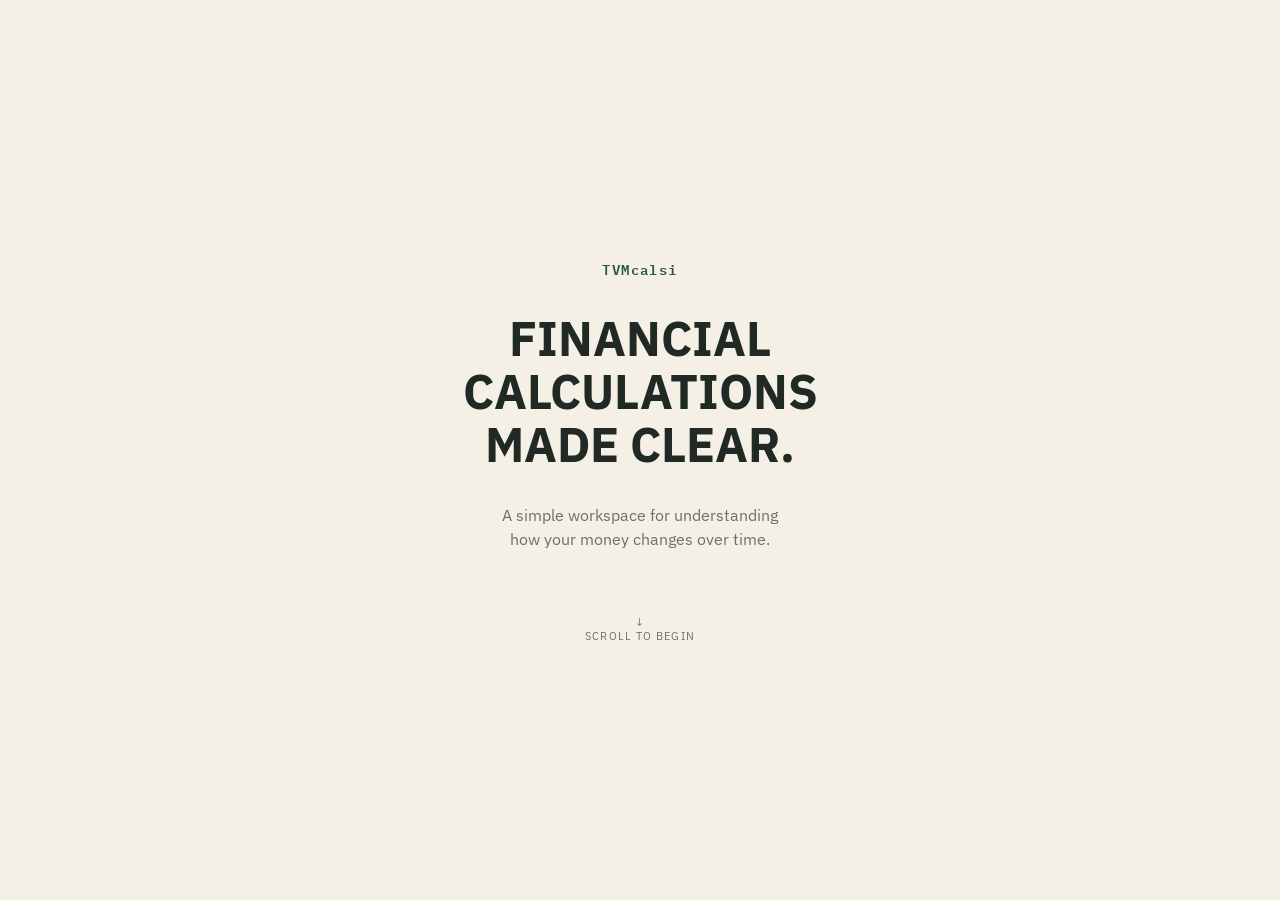
<file: index.html>
<!DOCTYPE html>
<html lang="en">
<head>
<meta charset="UTF-8">
<meta name="viewport" content="width=device-width, initial-scale=1.0">
<title>TVMcalsi — Financial Notebook</title>
<link rel="stylesheet" href="css/notebook.css">
<script src="js/engine.js"></script>
</head>
<body>

<!-- Opening Experience -->
<div id="introScreen" class="intro-screen">
  <div class="intro-brand">TVMcalsi</div>
  <h1 class="intro-title">FINANCIAL<br>CALCULATIONS<br>MADE CLEAR.</h1>
  <p class="intro-desc">A simple workspace for understanding how your money changes over time.</p>
  <div class="scroll-indicator">↓<br>SCROLL TO BEGIN</div>
</div>

<div class="page" id="mainPage" style="display:none;">
<header class="topbar">
  <div>
    <div class="brand">TVMcalsi</div>
    <div class="subtitle">Time Value of Money · Financial Calculation Notebook</div>
  </div>
  <div style="display:flex; flex-direction:column; align-items:flex-end;">
    <button id="themeToggle" class="btn secondary" style="padding: 4px 8px; font-size:11px; margin-bottom:5px;">Toggle Theme</button>
    <div class="meta">BS3210<br>ASSIGNMENT 01</div>
  </div>
</header>

<nav class="primary-nav">
  <h2>WHAT ARE YOU CALCULATING?</h2>
  <p class="description" style="margin-top:0;">Choose a calculation to begin.</p>
  <select id="calcSelector" class="calc-selector">
    <option value="" disabled selected>[ Select a calculation ▾ ]</option>
    <option value="fv">01 Future Value</option>
    <option value="pv">02 Present Value</option>
    <option value="si">03 Simple Interest</option>
    <option value="ci">04 Compound Interest</option>
    <option value="emi">05 EMI Calculation</option>
    <option value="amort">06 Loan Amortization</option>
    <option value="scenario">07 Scenario Analysis</option>
  </select>
</nav>

<main class="content">

<section id="fv" class="screen">
  <div class="kicker">01 / INVESTMENT</div>
  <h1 class="page-title">Future Value</h1>
  <p class="description" id="fvDesc">Calculate what a present investment will be worth after a specified period at an annual rate.</p>

  <div class="worksheet">
    <!-- Calculation Type Selection -->
    <div style="margin-bottom: 22px;">
      <label style="display:block; font-size:11px; text-transform:uppercase; letter-spacing:.08em; color:var(--muted); margin-bottom:8px; font-weight:700;">CALCULATION TYPE</label>
      <div style="display:flex; gap:20px; align-items:center;">
        <label style="cursor:pointer; display:flex; align-items:center; gap:6px; font-family:'IBM Plex Sans'; font-size:14px; font-weight:500;">
          <input type="radio" name="fvCalcType" value="lump" checked onchange="onFVTypeChange()"> Lump Sum
        </label>
        <label style="cursor:pointer; display:flex; align-items:center; gap:6px; font-family:'IBM Plex Sans'; font-size:14px; font-weight:500;">
          <input type="radio" name="fvCalcType" value="annuity" onchange="onFVTypeChange()"> Annuity
        </label>
      </div>
    </div>

    <!-- Annuity Type Selection -->
    <div id="fvAnnuityGroup" style="margin-bottom: 22px; display: none; padding-top: 16px; border-top: 1px dashed var(--rule);">
      <label style="display:block; font-size:11px; text-transform:uppercase; letter-spacing:.08em; color:var(--muted); margin-bottom:8px; font-weight:700;">ANNUITY TYPE</label>
      <div style="display:flex; gap:16px; flex-wrap:wrap; align-items:center;">
        <label style="cursor:pointer; display:flex; align-items:center; gap:6px; font-family:'IBM Plex Sans'; font-size:14px;">
          <input type="radio" name="fvAnnuityType" value="ordinary" checked onchange="onFVAnnuityTypeChange()"> Ordinary Annuity
        </label>
        <label style="cursor:pointer; display:flex; align-items:center; gap:6px; font-family:'IBM Plex Sans'; font-size:14px;">
          <input type="radio" name="fvAnnuityType" value="due" onchange="onFVAnnuityTypeChange()"> Annuity Due
        </label>
        <label style="cursor:pointer; display:flex; align-items:center; gap:6px; font-family:'IBM Plex Sans'; font-size:14px;">
          <input type="radio" name="fvAnnuityType" value="deferred" onchange="onFVAnnuityTypeChange()"> Deferred Annuity
        </label>
        <label style="cursor:pointer; display:flex; align-items:center; gap:6px; font-family:'IBM Plex Sans'; font-size:14px;">
          <input type="radio" name="fvAnnuityType" value="growing" onchange="onFVAnnuityTypeChange()"> Growing Annuity
        </label>
      </div>
      <div id="fvTimingDesc" class="note" style="margin-top:12px; margin-bottom:0; display:none;"></div>
    </div>

    <div class="presets" id="fvPresets">
      <button onclick="applyPreset('fv', {p: 100000, r: 10, t: 5})">₹1L at 10% for 5Y</button>
      <button onclick="applyPreset('fv', {p: 500000, r: 8.5, t: 10})">₹5L at 8.5% for 10Y</button>
    </div>

    <div class="inputs">
      <div class="field" id="fvFieldP">
        <label id="fvLabelP">Principal Amount</label>
        <input id="fvP" type="number" value="100000" oninput="liveUpdate('fv')">
      </div>
      <div class="field" id="fvFieldPMT" style="display:none;">
        <label id="fvLabelPMT">Periodic Payment (PMT)</label>
        <input id="fvPMT" type="number" value="10000" oninput="liveUpdate('fv')">
      </div>
      <div class="field" id="fvFieldR">
        <label id="fvLabelR">Interest Rate per Period (%)</label>
        <input id="fvR" type="number" value="10" step=".01" oninput="liveUpdate('fv')">
      </div>
      <div class="field" id="fvFieldG" style="display:none;">
        <label id="fvLabelG">Growth Rate per Period (%)</label>
        <input id="fvG" type="number" value="5" step=".01" oninput="liveUpdate('fv')">
      </div>
      <div class="field" id="fvFieldT">
        <label id="fvLabelT">Number of Periods</label>
        <input id="fvT" type="number" value="5" step=".1" oninput="liveUpdate('fv')">
      </div>
      <div class="field" id="fvFieldD" style="display:none;">
        <label id="fvLabelD">Deferral Period (d)</label>
        <input id="fvD" type="number" value="2" step="1" oninput="liveUpdate('fv')">
      </div>
    </div>

    <div class="actions">
      <button class="btn" onclick="calcFV()">Calculate</button>
      <button class="btn secondary" onclick="resetForm('fv')">Reset</button>
    </div>
    <div id="fvErr" class="error"></div>
    
    <div class="answer">
      <div class="answer-label">Answer</div>
      <div class="answer-value" id="fvOut">-</div>
      <div class="answer-caption" id="fvCaption">Future value of the investment</div>
    </div>
    <div class="working">
      <div class="working-title">WORKING</div>
      <div class="formula" id="fvFormula" style="font-weight:600; color:var(--accent); margin-top:8px; margin-bottom:4px;"></div>
      <div class="formula" id="fvWork">-</div>
    </div>
    <div class="chart-section">
      <div class="chart-title">Value Growth</div>
      <div class="chart" id="fvChart"></div>
    </div>
  </div>
</section>

<section id="pv" class="screen">
  <div class="kicker">02 / DISCOUNTING</div><h1 class="page-title">Present Value</h1>
  <p class="description">Find the value today of a future amount using a discount rate.</p>
  <div class="worksheet"><div class="inputs">
    <div class="field"><label>Future Value</label><input id="pvF" type="number" value="161051" oninput="liveUpdate('pv')"></div>
    <div class="field"><label>Discount Rate (%)</label><input id="pvR" type="number" value="10" step=".01" oninput="liveUpdate('pv')"></div>
    <div class="field"><label>Time, Years</label><input id="pvT" type="number" value="5" step=".1" oninput="liveUpdate('pv')"></div>
  </div><div class="actions"><button class="btn" onclick="calcPV()">Calculate</button></div>
  <div id="pvErr" class="error"></div>
  <div class="answer"><div class="answer-label">Answer</div><div class="answer-value" id="pvOut">-</div><div class="answer-caption">Present value today</div></div>
  <div class="working"><div class="working-title">WORKING</div><div class="formula" id="pvWork">-</div></div>
  <div class="chart-section"><div class="chart-title">Discounting Curve</div><div class="chart" id="pvChart"></div></div></div>
</section>

<section id="si" class="screen">
  <div class="kicker">03 / INTEREST</div><h1 class="page-title">Simple Interest</h1>
  <p class="description">Calculate interest earned on the original principal without compounding.</p>
  <div class="worksheet"><div class="inputs">
    <div class="field"><label>Principal</label><input id="siP" type="number" value="100000" oninput="liveUpdate('si')"></div>
    <div class="field"><label>Interest Rate (%)</label><input id="siR" type="number" value="8" step=".01" oninput="liveUpdate('si')"></div>
    <div class="field"><label>Time, Years</label><input id="siT" type="number" value="3" step=".1" oninput="liveUpdate('si')"></div>
  </div><div class="actions"><button class="btn" onclick="calcSI()">Calculate</button></div>
  <div id="siErr" class="error"></div>
  <div class="answer"><div class="answer-label">Interest Earned</div><div class="answer-value" id="siI">-</div><div class="answer-caption">Maturity value: <span id="siM">-</span></div></div>
  <div class="working"><div class="working-title">WORKING</div><div class="formula" id="siWork">-</div></div>
  <div class="chart-section"><div class="chart-title">Interest Accumulation</div><div class="chart" id="siChart"></div></div></div>
</section>

<section id="ci" class="screen">
  <div class="kicker">04 / COMPOUNDING</div><h1 class="page-title">Compound Interest</h1>
  <p class="description">See how interest grows when earnings are added back to the principal.</p>
  <div class="worksheet"><div class="inputs">
    <div class="field"><label>Principal</label><input id="ciP" type="number" value="100000" oninput="liveUpdate('ci')"></div>
    <div class="field"><label>Annual Rate (%)</label><input id="ciR" type="number" value="10" step=".01" oninput="liveUpdate('ci')"></div>
    <div class="field"><label>Time, Years</label><input id="ciT" type="number" value="5" step=".1" oninput="liveUpdate('ci')"></div>
    <div class="field"><label>Compounding</label><select id="ciN" onchange="liveUpdate('ci')"><option value="1">Annually</option><option value="2">Half-yearly</option><option value="4" selected>Quarterly</option><option value="12">Monthly</option></select></div>
  </div><div class="actions"><button class="btn" onclick="calcCI()">Calculate</button></div>
  <div id="ciErr" class="error"></div>
  <div class="answer"><div class="answer-label">Compound Interest</div><div class="answer-value" id="ciI">-</div><div class="answer-caption">Maturity value: <span id="ciM">-</span></div></div>
  <div class="working"><div class="working-title">WORKING</div><div class="formula" id="ciWork">-</div></div>
  <div class="chart-section"><div class="chart-title">Growth over time</div><div class="chart" id="ciChart"></div></div></div>
</section>

<section id="emi" class="screen">
  <div class="kicker">05 / LOAN</div><h1 class="page-title">EMI Calculator</h1>
  <p class="description">Calculate the fixed monthly payment for a reducing-balance loan.</p>
  
  <div class="presets">
    <button onclick="applyPreset('emi', {p: 500000, r: 8.5, t: 10})">₹5L Loan at 8.5% for 10Y</button>
    <button onclick="applyPreset('emi', {p: 1000000, r: 9, t: 20})">₹10L Loan at 9% for 20Y</button>
  </div>

  <div class="worksheet"><div class="inputs">
    <div class="field"><label>Loan Amount</label><input id="eP" type="number" value="1000000" oninput="liveUpdate('emi')"></div>
    <div class="field"><label>Annual Rate (%)</label><input id="eR" type="number" value="10" step=".01" oninput="liveUpdate('emi')"></div>
    <div class="field"><label>Tenure, Years</label><input id="eT" type="number" value="5" step=".1" oninput="liveUpdate('emi')"></div>
  </div><div class="actions"><button class="btn" onclick="calcEMI()">Calculate EMI</button> <button class="btn secondary" onclick="goToAmortization()">View Amortization Schedule</button></div>
  <div id="emiErr" class="error"></div>
  <div style="margin-top:25px; padding:20px 0; border-top:1px solid var(--rule); border-bottom:1px solid var(--rule);">
    <div style="display:grid; grid-template-columns: repeat(auto-fit, minmax(200px, 1fr)); gap:20px 30px;">
      <div>
        <div style="font-size:11px; text-transform:uppercase; letter-spacing:.12em; color:var(--muted); font-weight:700;">TOTAL MONTHLY PAYMENT</div>
        <div id="emiResMonthly" style="font-family:'IBM Plex Mono'; font-size:26px; font-weight:600; color:var(--accent); margin-top:5px;">-</div>
      </div>
      <div>
        <div style="font-size:11px; text-transform:uppercase; letter-spacing:.12em; color:var(--muted); font-weight:700;">LOAN AMOUNT</div>
        <div id="emiResLoan" style="font-family:'IBM Plex Mono'; font-size:26px; font-weight:600; color:var(--ink); margin-top:5px;">-</div>
      </div>
      <div>
        <div style="font-size:11px; text-transform:uppercase; letter-spacing:.12em; color:var(--muted); font-weight:700;">TOTAL INTEREST PAID</div>
        <div id="emiResInterest" style="font-family:'IBM Plex Mono'; font-size:26px; font-weight:600; color:var(--ink); margin-top:5px;">-</div>
      </div>
      <div>
        <div style="font-size:11px; text-transform:uppercase; letter-spacing:.12em; color:var(--muted); font-weight:700;">TOTAL COST OF LOAN</div>
        <div id="emiResTotal" style="font-family:'IBM Plex Mono'; font-size:26px; font-weight:600; color:var(--ink); margin-top:5px;">-</div>
      </div>
    </div>
  </div>

  <div class="chart-section" style="margin-top:25px;">
    <div class="chart-title">Payment Breakdown (Principal vs Interest)</div>
    <div class="chart" id="emiPaymentChart" style="height:250px; margin-top:12px;"></div>
  </div>

  <div class="working"><div class="working-title">WORKING</div><div class="formula" id="emiWork">-</div></div>
  <div class="note">The EMI is calculated using a standard reducing-balance loan formula. Use the amortization section to inspect each payment.</div>
  </div>
</section>

<section id="amort" class="screen">
  <div class="kicker">06 / REPAYMENT</div><h1 class="page-title">Loan Amortization</h1>
  <p class="description">Generate the complete month-by-month repayment ledger for a loan.</p>
  <div class="worksheet"><div class="inputs">
    <div class="field"><label>Loan Amount</label><input id="aP" type="number" value="1000000" oninput="liveUpdate('amort')"></div>
    <div class="field"><label>Annual Rate (%)</label><input id="aR" type="number" value="10" oninput="liveUpdate('amort')"></div>
    <div class="field"><label>Tenure, Years</label><input id="aT" type="number" value="5" oninput="liveUpdate('amort')"></div>
  </div><div class="actions"><button class="btn" onclick="calcAmort()">Generate Ledger</button></div>
  <div id="amortErr" class="error"></div>
  <div class="summary"><div><small>Monthly EMI</small><strong id="aEmi">-</strong></div><div><small>Total Interest</small><strong id="aInt">-</strong></div><div><small>Payments</small><strong id="aMonths">-</strong></div></div>
  <div class="chart-section"><div class="chart-title">Outstanding Balance</div><div class="chart" id="amortChart"></div></div>
  <div style="overflow:auto;margin-top:24px"><table id="amortTable" style="width:100%;border-collapse:collapse;font-family:'IBM Plex Mono';font-size:11px"><thead><tr><th style="text-align:left;border-bottom:1px solid var(--rule);padding:9px">Month</th><th style="text-align:right;border-bottom:1px solid var(--rule);padding:9px">Opening</th><th style="text-align:right;border-bottom:1px solid var(--rule);padding:9px">Interest</th><th style="text-align:right;border-bottom:1px solid var(--rule);padding:9px">Principal</th><th style="text-align:right;border-bottom:1px solid var(--rule);padding:9px">EMI</th><th style="text-align:right;border-bottom:1px solid var(--rule);padding:9px">Closing</th></tr></thead><tbody></tbody></table></div>
  </div>
</section>

<section id="scenario" class="screen">
  <div class="kicker">07 / COMPARISON</div><h1 class="page-title">Scenario Analysis</h1>
  <p class="description">Compare the same loan at 8%, 10%, 12%, and 15% interest rates.</p>
  <div class="worksheet"><div class="inputs">
    <div class="field"><label>Loan Amount</label><input id="sP" type="number" value="1000000" oninput="liveUpdate('scenario')"></div>
    <div class="field"><label>Tenure, Years</label><input id="sT" type="number" value="5" oninput="liveUpdate('scenario')"></div>
  </div><div class="actions"><button class="btn" onclick="calcScenario()">Compare</button></div>
  <div id="scenarioErr" class="error"></div>
  <div id="scenarioOut"></div>
  <div class="chart-section"><div class="chart-title">Total Interest by Rate</div><div id="scenarioChart" style="margin-top:12px;"></div></div>
  </div>
</section>

<div class="history-section">
  <div class="chart-title">RECENT CALCULATIONS</div>
  <div id="historyList"></div>
</div>

</main>
</div>
<footer class="footer" style="display:none;" id="footerBar"><span>TVMcalsi · Financial Calculation Notebook</span><span>BS3210 · Assignment 1</span></footer>

<!-- Global Error Screen -->
<div id="globalErrorScreen" style="display:none; position:fixed; inset:0; background:var(--paper); z-index:999; flex-direction:column; justify-content:center; align-items:center; text-align:center; padding:20px;">
  <div class="kicker" style="color:var(--red); font-size:16px;">CRITICAL ERROR</div>
  <h1 class="page-title" style="margin: 20px 0;">Something went wrong.</h1>
  <p class="description" id="globalErrorMsg" style="max-width:400px; margin-bottom:40px;">An unexpected error occurred in the application.</p>
  <div style="display:flex; gap:10px;">
    <button class="btn" onclick="window.location.reload()">Reload Application</button>
    <button class="btn secondary" onclick="document.getElementById('globalErrorScreen').style.display='none'">Dismiss</button>
  </div>
  <div class="meta" style="margin-top:40px;">REF: <span id="globalErrorRef"></span></div>
</div>

<script src="js/app.js"></script>
</body>
</html>
</file>
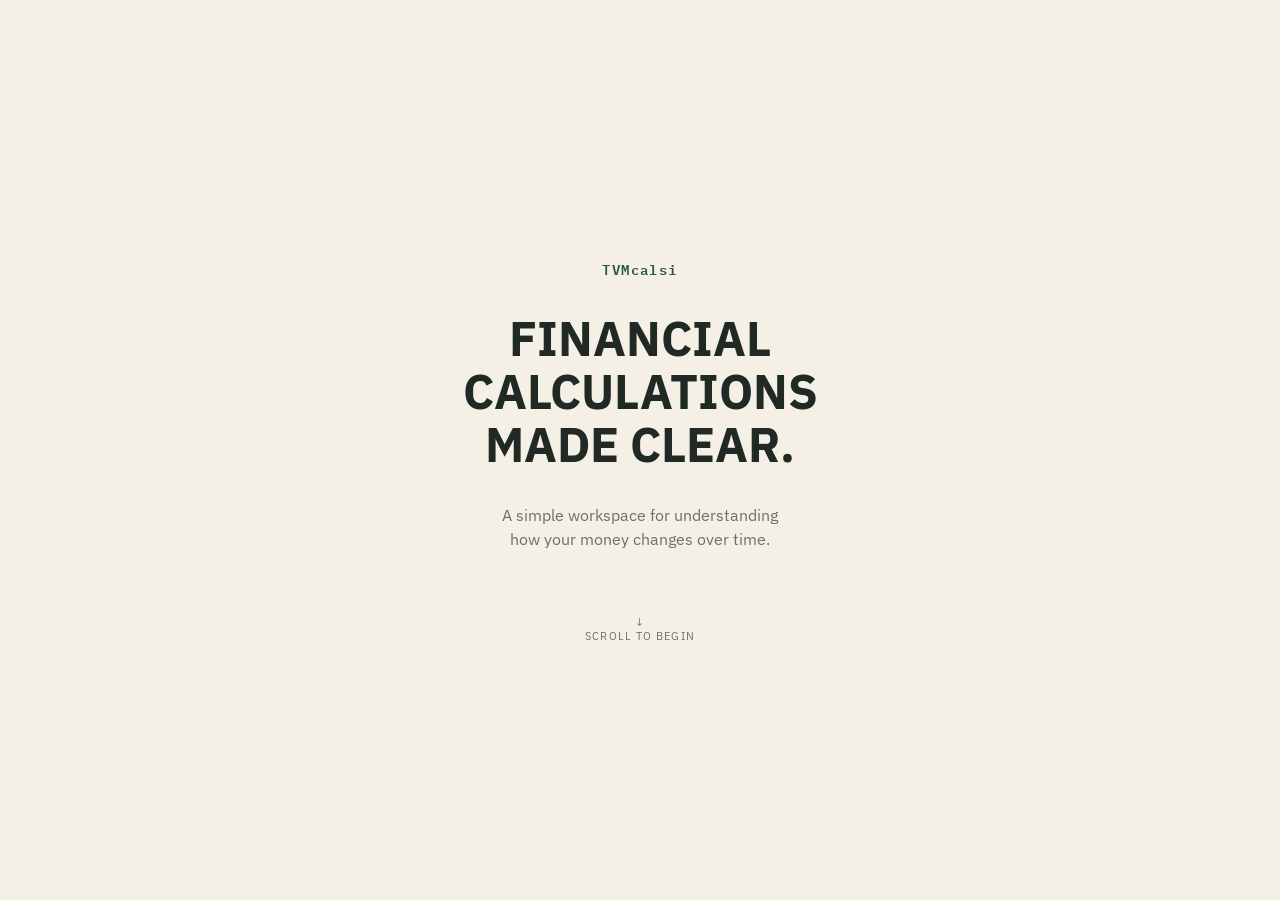
<file: FinSight.html>
<!DOCTYPE html>
<html lang="en">
<head>
<meta charset="UTF-8">
<meta name="viewport" content="width=device-width, initial-scale=1.0">
<title>TVMcalsi — Financial Notebook</title>
<style>
@import url('https://fonts.googleapis.com/css2?family=IBM+Plex+Mono:wght@400;500;600&family=IBM+Plex+Sans:wght@400;500;600;700&display=swap');

:root {
  --paper: #F4F0E6;
  --paper-2: #EEE9DD;
  --ink: #202923;
  --muted: #697169;
  --rule: #D8D1C2;
  --accent: #285943;
  --accent-soft: #dfe9df;
  --red: #A14D43;
}

[data-theme="dark"] {
  --paper: #171A18;
  --paper-2: #202421;
  --ink: #E6E2D8;
  --muted: #A3A8A4;
  --rule: #363C38;
  --accent: #6C9A84;
  --accent-soft: #2D3E35;
  --red: #C56F65;
}

* { box-sizing: border-box; }
html { scroll-behavior: smooth; }
body {
  margin: 0;
  color: var(--ink);
  font-family: "IBM Plex Sans", Arial, sans-serif;
  background: repeating-linear-gradient(to bottom, transparent 0, transparent 31px, var(--rule) 32px);
  background-color: var(--paper);
}

button, input, select { font: inherit; }
button { cursor: pointer; }

/* Intro Screen */
.intro-screen {
  height: 100vh;
  display: flex;
  flex-direction: column;
  justify-content: center;
  align-items: center;
  text-align: center;
  background-color: var(--paper);
  position: relative;
  z-index: 100;
}
.intro-brand {
  font-family: "IBM Plex Mono";
  font-weight: 600;
  letter-spacing: 0.1em;
  font-size: 14px;
  color: var(--accent);
  margin-bottom: 2rem;
}
.intro-title {
  font-size: 48px;
  font-weight: 700;
  line-height: 1.1;
  margin: 0 0 2rem;
}
.intro-desc {
  font-size: 16px;
  color: var(--muted);
  max-width: 300px;
  line-height: 1.5;
  margin: 0 0 4rem;
}
.scroll-indicator {
  font-size: 11px;
  text-transform: uppercase;
  letter-spacing: 0.1em;
  color: var(--muted);
  animation: bounce 2s infinite;
}
@keyframes bounce {
  0%, 20%, 50%, 80%, 100% { transform: translateY(0); }
  40% { transform: translateY(-10px); }
  60% { transform: translateY(-5px); }
}

.page {
  max-width: 1000px;
  margin: auto;
  padding: 32px 28px 70px;
  background-color: var(--paper);
  min-height: 100vh;
}

.topbar {
  display: flex;
  justify-content: space-between;
  align-items: end;
  padding-bottom: 18px;
  border-bottom: 2px solid var(--ink);
  margin-bottom: 40px;
}
.brand { font-size: 25px; font-weight: 700; letter-spacing: .02em; }
.subtitle { font-size: 12px; color: var(--muted); margin-top: 3px; }
.meta { font-family: "IBM Plex Mono"; font-size: 11px; color: var(--muted); text-align: right; }

.primary-nav {
  margin-bottom: 40px;
  padding-bottom: 30px;
  border-bottom: 1px solid var(--rule);
}
.primary-nav h2 {
  font-size: 14px;
  font-weight: 600;
  text-transform: uppercase;
  letter-spacing: 0.05em;
  color: var(--muted);
  margin: 0 0 10px 0;
}
.calc-selector {
  width: 100%;
  max-width: 400px;
  padding: 12px 10px;
  font-size: 16px;
  border: 1px solid var(--ink);
  background: var(--paper-2);
  color: var(--ink);
  font-family: "IBM Plex Sans";
  font-weight: 500;
}

.screen { display: none; }
.screen.active { display: block; animation: fadeIn 0.3s ease; }
@keyframes fadeIn { from { opacity: 0; } to { opacity: 1; } }

.page-title { font-size: 31px; font-weight: 600; line-height: 1.1; margin: 0; }
.kicker { font-family: "IBM Plex Mono"; font-size: 11px; color: var(--accent); letter-spacing: .1em; margin-bottom: 8px; }
.description { color: var(--muted); font-size: 14px; max-width: 700px; margin: 8px 0 25px; }

.worksheet {
  border-top: 1px solid var(--ink);
  border-bottom: 1px solid var(--ink);
  padding: 24px 0;
}
.inputs { display: grid; grid-template-columns: repeat(auto-fit, minmax(200px, 1fr)); gap: 25px; }
.field label { display: block; font-size: 11px; text-transform: uppercase; letter-spacing: .08em; color: var(--muted); margin-bottom: 7px; }
.field input, .field select {
  width: 100%; border: 0; border-bottom: 1px solid var(--muted); border-radius: 0;
  background: transparent; color: var(--ink); padding: 9px 0; outline: none;
  font-family: "IBM Plex Mono"; font-size: 16px;
}
.field input:focus, .field select:focus { border-bottom: 2px solid var(--accent); }

.presets {
  margin: 15px 0 25px;
  display: flex;
  gap: 10px;
  flex-wrap: wrap;
}
.presets button {
  background: var(--paper-2);
  border: 1px solid var(--rule);
  color: var(--ink);
  padding: 5px 10px;
  font-size: 11px;
  font-family: "IBM Plex Mono";
}
.presets button:hover { border-color: var(--accent); }

.actions { margin: 26px 0 10px; display: flex; gap: 12px; }
.btn { border: 1px solid var(--ink); background: var(--ink); color: var(--paper); padding: 10px 18px; font-size: 13px; font-weight: 500;}
.btn.secondary { background: transparent; color: var(--ink); }

.answer { margin-top: 30px; padding: 25px 0; border-top: 1px solid var(--rule); }
.answer-label { font-size: 11px; text-transform: uppercase; letter-spacing: .12em; color: var(--muted); }
.answer-value { font-family: "IBM Plex Mono"; font-size: 38px; font-weight: 600; margin: 7px 0 3px; color: var(--accent); }
.answer-caption { font-size: 13px; color: var(--muted); }

.working { margin-top: 30px; }
.working-title { font-size: 11px; letter-spacing: .12em; color: var(--muted); font-weight: 700; }
.formula { font-family: "IBM Plex Mono"; font-size: 15px; line-height: 2; padding: 15px 0; color: var(--ink); }
.underline { border-bottom: 1px solid var(--ink); padding-bottom: 3px; }

.chart-section { margin-top: 30px; padding-top: 22px; border-top: 1px solid var(--rule); }
.chart-title { font-size: 12px; font-weight: 700; letter-spacing: .08em; text-transform: uppercase; }
.chart { height: 240px; margin-top: 12px; position: relative; border-bottom: 1px solid var(--rule); border-left: 1px solid var(--rule); overflow: hidden; background: var(--paper); }
.chart svg { width: 100%; height: 100%; display: block; }

.summary { display: grid; grid-template-columns: repeat(auto-fit, minmax(150px, 1fr)); border-top: 1px solid var(--rule); margin-top: 24px; gap: 15px; }
.summary div { padding: 14px 12px 14px 0; border-right: 1px solid var(--rule); }
.summary div:last-child { border-right: 0; }
.summary small { display: block; color: var(--muted); font-size: 11px; text-transform: uppercase; }
.summary strong { font-family: "IBM Plex Mono"; font-size: 16px; display: block; margin-top: 4px; }

.note { margin-top: 26px; border-left: 2px solid var(--rule); padding-left: 14px; color: var(--muted); font-size: 12px; line-height: 1.7; }
.error { display: none; color: var(--red); font-size: 12px; margin-top: 10px; font-weight: 500; }

.history-section {
  margin-top: 40px;
  padding-top: 20px;
  border-top: 1px solid var(--rule);
}
.history-item {
  display: flex;
  justify-content: space-between;
  padding: 10px 0;
  border-bottom: 1px solid var(--rule);
  font-family: "IBM Plex Mono";
  font-size: 13px;
}

.footer { margin-top: 45px; padding-top: 15px; border-top: 1px solid var(--rule); font-size: 11px; color: var(--muted); display: flex; justify-content: space-between; }

@media(max-width: 800px) {
  .inputs { grid-template-columns: 1fr; }
  .summary div { border-right: 0; border-bottom: 1px solid var(--rule); padding-left: 0; }
  .answer-value { font-size: 31px; }
  .topbar { flex-direction: column; align-items: start; gap: 10px;}
}

</style>
<script>
class FinSightEngine {
    static validateInputs(inputs) {
        for (const [key, value] of Object.entries(inputs)) {
            if (value === null || value === undefined || isNaN(value)) {
                throw new Error(`Invalid input: ${key} must be a number.`);
            }
            if (key === 'principal' && value < 0) {
                throw new Error('Enter a non-negative value for principal.');
            }
            if (key === 'pmt' && value < 0) {
                throw new Error('Enter a non-negative value for periodic payment.');
            }
            if (key === 'loanAmount' && value <= 0) {
                throw new Error('Enter a value greater than 0 for loan amount.');
            }
            if (key === 'rate' && value < 0) {
                throw new Error('Enter a non-negative value for interest rate.');
            }
            if (key === 'growthRate' && value <= -100) {
                throw new Error('Growth rate must be greater than -100%.');
            }
            if (key === 'years' && value < 0) {
                throw new Error('Enter a non-negative value for years.');
            }
            if (key === 'periods' && value < 0) {
                throw new Error('Enter a non-negative value for periods.');
            }
            if (key === 'deferralPeriods' && value < 0) {
                throw new Error('Enter a non-negative value for deferral period.');
            }
            if (key === 'tenure' && value <= 0) {
                throw new Error('Enter a value greater than 0 for tenure.');
            }
            if (key === 'compoundingFrequency' && ![1, 2, 4, 12, 365].includes(value)) {
                throw new Error('Invalid compounding frequency.');
            }
        }
    }

    static calculateFutureValueLumpSum({ principal, rate, years }) {
        this.validateInputs({ principal, rate, years });
        const r = rate / 100;
        const value = principal * Math.pow(1 + r, years);
        if (isNaN(value) || !isFinite(value)) {
            throw new Error('Calculation result exceeds numeric limits.');
        }
        return {
            value,
            formula: 'FV = P × (1 + r)^n',
            working: `FV = ${principal} × (1 + ${r})^${years}`
        };
    }

    static calculateFutureValue({ principal, rate, years }) {
        return this.calculateFutureValueLumpSum({ principal, rate, years });
    }

    static calculateFutureValueOrdinaryAnnuity({ pmt, rate, periods }) {
        this.validateInputs({ pmt, rate, periods });
        const r = rate / 100;
        const n = periods;
        let value;
        let working;

        if (r === 0) {
            value = pmt * n;
            working = `FV = ${pmt} × ${n}`;
        } else {
            value = pmt * ((Math.pow(1 + r, n) - 1) / r);
            working = `FV = ${pmt} × ((1 + ${r})^${n} − 1) / ${r}`;
        }

        if (isNaN(value) || !isFinite(value)) {
            throw new Error('Calculation result exceeds numeric limits.');
        }

        return {
            value,
            formula: 'FV = PMT × ((1 + r)^n − 1) / r',
            working
        };
    }

    static calculateFutureValueAnnuityDue({ pmt, rate, periods }) {
        this.validateInputs({ pmt, rate, periods });
        const r = rate / 100;
        const n = periods;
        let value;
        let working;

        if (r === 0) {
            value = pmt * n;
            working = `FV = ${pmt} × ${n}`;
        } else {
            value = pmt * ((Math.pow(1 + r, n) - 1) / r) * (1 + r);
            working = `FV = ${pmt} × ((1 + ${r})^${n} − 1) / ${r} × (1 + ${r})`;
        }

        if (isNaN(value) || !isFinite(value)) {
            throw new Error('Calculation result exceeds numeric limits.');
        }

        return {
            value,
            formula: 'FV = PMT × ((1 + r)^n − 1) / r × (1 + r)',
            working
        };
    }

    static calculateFutureValueDeferredAnnuity({ pmt, rate, periods, deferralPeriods }) {
        this.validateInputs({ pmt, rate, periods, deferralPeriods });
        const r = rate / 100;
        const n = periods;
        const d = deferralPeriods;
        let value;
        let working;

        if (r === 0) {
            value = pmt * n;
            working = `FV = ${pmt} × ${n}`;
        } else {
            value = pmt * ((Math.pow(1 + r, n) - 1) / r) * Math.pow(1 + r, d);
            working = `FV = ${pmt} × ((1 + ${r})^${n} − 1) / ${r} × (1 + ${r})^${d}`;
        }

        if (isNaN(value) || !isFinite(value)) {
            throw new Error('Calculation result exceeds numeric limits.');
        }

        return {
            value,
            formula: 'FV = PMT × ((1 + r)^n − 1) / r × (1 + r)^d',
            working
        };
    }

    static calculateFutureValueGrowingAnnuity({ pmt, rate, growthRate, periods }) {
        this.validateInputs({ pmt, rate, growthRate, periods });
        const r = rate / 100;
        const g = growthRate / 100;
        const n = periods;
        let value;
        let formula;
        let working;

        if (Math.abs(r - g) < 1e-9) {
            value = pmt * n * Math.pow(1 + r, n - 1);
            formula = 'FV = PMT × n × (1 + r)^(n − 1)';
            working = `FV = ${pmt} × ${n} × (1 + ${r})^(${n} − 1)`;
        } else if (r === 0) {
            value = pmt * ((Math.pow(1 + g, n) - 1) / g);
            formula = 'FV = PMT × ((1 + r)^n − (1 + g)^n) / (r − g)';
            working = `FV = ${pmt} × ((1 + 0)^${n} − (1 + ${g})^${n}) / (0 − ${g})`;
        } else {
            value = pmt * ((Math.pow(1 + r, n) - Math.pow(1 + g, n)) / (r - g));
            formula = 'FV = PMT × ((1 + r)^n − (1 + g)^n) / (r − g)';
            working = `FV = ${pmt} × ((1 + ${r})^${n} − (1 + ${g})^${n}) / (${r} − ${g})`;
        }

        if (isNaN(value) || !isFinite(value)) {
            throw new Error('Calculation result exceeds numeric limits.');
        }

        return {
            value,
            formula,
            working
        };
    }

    static calculatePresentValue({ futureValue, rate, years }) {
        this.validateInputs({ principal: futureValue, rate, years }); // Using principal validation rule for FV here
        const r = rate / 100;
        const value = futureValue / Math.pow(1 + r, years);
        return {
            value,
            formula: 'PV = FV / (1 + r)^t',
            working: `PV = ${futureValue} / (1 + ${r})^${years}`
        };
    }

    static calculateSimpleInterest({ principal, rate, years }) {
        this.validateInputs({ principal, rate, years });
        const r = rate / 100;
        const interest = principal * r * years;
        const maturityValue = principal + interest;
        return {
            value: interest,
            maturityValue,
            formula: 'SI = P × r × t',
            working: `SI = ${principal} * ${r} * ${years}`
        };
    }

    static calculateCompoundInterest({ principal, rate, years, compoundingFrequency = 1 }) {
        this.validateInputs({ principal, rate, years, compoundingFrequency });
        const r = rate / 100;
        const n = compoundingFrequency;
        const amount = principal * Math.pow(1 + r / n, n * years);
        const interest = amount - principal;
        return {
            value: interest,
            maturityValue: amount,
            formula: 'A = P(1 + r/n)^(nt), CI = A - P',
            working: `A = ${principal} * (1 + ${r}/${n})^(${n}*${years}), CI = A - ${principal}`
        };
    }

    static calculateEMI({ loanAmount, rate, tenureMonths }) {
        this.validateInputs({ loanAmount, rate, tenure: tenureMonths });
        const r = rate / 100 / 12; // periodic monthly interest rate
        const n = tenureMonths;
        let emi;
        let working;
        if (rate === 0) {
            emi = loanAmount / n;
            working = `EMI = ${loanAmount} / ${n}`;
        } else {
            emi = (loanAmount * r * Math.pow(1 + r, n)) / (Math.pow(1 + r, n) - 1);
            working = `EMI = ${loanAmount} * ${r} * (1+${r})^${n} / ((1+${r})^${n} - 1)`;
        }
        
        const totalPayment = emi * n;
        const totalInterest = totalPayment - loanAmount;

        return {
            emi,
            totalPayment,
            totalInterest,
            formula: 'EMI = P × r × (1+r)^n / ((1+r)^n - 1)',
            working
        };
    }

    static calculateAmortization({ loanAmount, rate, tenureMonths }) {
        const { emi } = this.calculateEMI({ loanAmount, rate, tenureMonths });
        const r = rate / 100 / 12;
        let balance = loanAmount;
        const schedule = [];
        let totalInterest = 0;
        let totalPrincipal = 0;

        for (let month = 1; month <= tenureMonths; month++) {
            const interest = balance * r;
            let principal = emi - interest;
            
            // Handle final period rounding
            if (month === tenureMonths) {
                principal = balance;
            }
            
            const closingBalance = Math.max(0, balance - principal);
            
            schedule.push({
                month,
                openingBalance: balance,
                interest,
                principal,
                emi: principal + interest,
                closingBalance
            });

            totalInterest += interest;
            totalPrincipal += principal;
            balance = closingBalance;
        }

        return {
            schedule,
            summary: {
                totalInterest,
                totalPrincipal,
                totalPayment: totalInterest + totalPrincipal
            }
        };
    }

    static calculateScenario({ loanAmount, tenureMonths }) {
        const rates = [8, 10, 12, 15];
        return rates.map(rate => {
            return {
                rate,
                ...this.calculateEMI({ loanAmount, rate, tenureMonths })
            };
        });
    }

    static formatCurrency(value) {
        return new Intl.NumberFormat('en-IN', {
            style: 'currency',
            currency: 'INR',
            maximumFractionDigits: 0
        }).format(value);
    }
}

if (typeof module !== 'undefined' && module.exports) {
    module.exports = FinSightEngine;
}

</script>
</head>
<body>

<!-- Opening Experience -->
<div id="introScreen" class="intro-screen">
  <div class="intro-brand">TVMcalsi</div>
  <h1 class="intro-title">FINANCIAL<br>CALCULATIONS<br>MADE CLEAR.</h1>
  <p class="intro-desc">A simple workspace for understanding how your money changes over time.</p>
  <div class="scroll-indicator">↓<br>SCROLL TO BEGIN</div>
</div>

<div class="page" id="mainPage" style="display:none;">
<header class="topbar">
  <div>
    <div class="brand">TVMcalsi</div>
    <div class="subtitle">Time Value of Money · Financial Calculation Notebook</div>
  </div>
  <div style="display:flex; flex-direction:column; align-items:flex-end;">
    <button id="themeToggle" class="btn secondary" style="padding: 4px 8px; font-size:11px; margin-bottom:5px;">Toggle Theme</button>
    <div class="meta">BS3210<br>ASSIGNMENT 01</div>
  </div>
</header>

<nav class="primary-nav">
  <h2>WHAT ARE YOU CALCULATING?</h2>
  <p class="description" style="margin-top:0;">Choose a calculation to begin.</p>
  <select id="calcSelector" class="calc-selector">
    <option value="" disabled selected>[ Select a calculation ▾ ]</option>
    <option value="fv">01 Future Value</option>
    <option value="pv">02 Present Value</option>
    <option value="si">03 Simple Interest</option>
    <option value="ci">04 Compound Interest</option>
    <option value="emi">05 EMI Calculation</option>
    <option value="amort">06 Loan Amortization</option>
    <option value="scenario">07 Scenario Analysis</option>
  </select>
</nav>

<main class="content">

<section id="fv" class="screen">
  <div class="kicker">01 / INVESTMENT</div>
  <h1 class="page-title">Future Value</h1>
  <p class="description" id="fvDesc">Calculate what a present investment will be worth after a specified period at an annual rate.</p>

  <div class="worksheet">
    <!-- Calculation Type Selection -->
    <div style="margin-bottom: 22px;">
      <label style="display:block; font-size:11px; text-transform:uppercase; letter-spacing:.08em; color:var(--muted); margin-bottom:8px; font-weight:700;">CALCULATION TYPE</label>
      <div style="display:flex; gap:20px; align-items:center;">
        <label style="cursor:pointer; display:flex; align-items:center; gap:6px; font-family:'IBM Plex Sans'; font-size:14px; font-weight:500;">
          <input type="radio" name="fvCalcType" value="lump" checked onchange="onFVTypeChange()"> Lump Sum
        </label>
        <label style="cursor:pointer; display:flex; align-items:center; gap:6px; font-family:'IBM Plex Sans'; font-size:14px; font-weight:500;">
          <input type="radio" name="fvCalcType" value="annuity" onchange="onFVTypeChange()"> Annuity
        </label>
      </div>
    </div>

    <!-- Annuity Type Selection -->
    <div id="fvAnnuityGroup" style="margin-bottom: 22px; display: none; padding-top: 16px; border-top: 1px dashed var(--rule);">
      <label style="display:block; font-size:11px; text-transform:uppercase; letter-spacing:.08em; color:var(--muted); margin-bottom:8px; font-weight:700;">ANNUITY TYPE</label>
      <div style="display:flex; gap:16px; flex-wrap:wrap; align-items:center;">
        <label style="cursor:pointer; display:flex; align-items:center; gap:6px; font-family:'IBM Plex Sans'; font-size:14px;">
          <input type="radio" name="fvAnnuityType" value="ordinary" checked onchange="onFVAnnuityTypeChange()"> Ordinary Annuity
        </label>
        <label style="cursor:pointer; display:flex; align-items:center; gap:6px; font-family:'IBM Plex Sans'; font-size:14px;">
          <input type="radio" name="fvAnnuityType" value="due" onchange="onFVAnnuityTypeChange()"> Annuity Due
        </label>
        <label style="cursor:pointer; display:flex; align-items:center; gap:6px; font-family:'IBM Plex Sans'; font-size:14px;">
          <input type="radio" name="fvAnnuityType" value="deferred" onchange="onFVAnnuityTypeChange()"> Deferred Annuity
        </label>
        <label style="cursor:pointer; display:flex; align-items:center; gap:6px; font-family:'IBM Plex Sans'; font-size:14px;">
          <input type="radio" name="fvAnnuityType" value="growing" onchange="onFVAnnuityTypeChange()"> Growing Annuity
        </label>
      </div>
      <div id="fvTimingDesc" class="note" style="margin-top:12px; margin-bottom:0; display:none;"></div>
    </div>

    <div class="presets" id="fvPresets">
      <button onclick="applyPreset('fv', {p: 100000, r: 10, t: 5})">₹1L at 10% for 5Y</button>
      <button onclick="applyPreset('fv', {p: 500000, r: 8.5, t: 10})">₹5L at 8.5% for 10Y</button>
    </div>

    <div class="inputs">
      <div class="field" id="fvFieldP">
        <label id="fvLabelP">Principal Amount</label>
        <input id="fvP" type="number" value="100000" oninput="liveUpdate('fv')">
      </div>
      <div class="field" id="fvFieldPMT" style="display:none;">
        <label id="fvLabelPMT">Periodic Payment (PMT)</label>
        <input id="fvPMT" type="number" value="10000" oninput="liveUpdate('fv')">
      </div>
      <div class="field" id="fvFieldR">
        <label id="fvLabelR">Interest Rate per Period (%)</label>
        <input id="fvR" type="number" value="10" step=".01" oninput="liveUpdate('fv')">
      </div>
      <div class="field" id="fvFieldG" style="display:none;">
        <label id="fvLabelG">Growth Rate per Period (%)</label>
        <input id="fvG" type="number" value="5" step=".01" oninput="liveUpdate('fv')">
      </div>
      <div class="field" id="fvFieldT">
        <label id="fvLabelT">Number of Periods</label>
        <input id="fvT" type="number" value="5" step=".1" oninput="liveUpdate('fv')">
      </div>
      <div class="field" id="fvFieldD" style="display:none;">
        <label id="fvLabelD">Deferral Period (d)</label>
        <input id="fvD" type="number" value="2" step="1" oninput="liveUpdate('fv')">
      </div>
    </div>

    <div class="actions">
      <button class="btn" onclick="calcFV()">Calculate</button>
      <button class="btn secondary" onclick="resetForm('fv')">Reset</button>
    </div>
    <div id="fvErr" class="error"></div>
    
    <div class="answer">
      <div class="answer-label">Answer</div>
      <div class="answer-value" id="fvOut">-</div>
      <div class="answer-caption" id="fvCaption">Future value of the investment</div>
    </div>
    <div class="working">
      <div class="working-title">WORKING</div>
      <div class="formula" id="fvFormula" style="font-weight:600; color:var(--accent); margin-top:8px; margin-bottom:4px;"></div>
      <div class="formula" id="fvWork">-</div>
    </div>
    <div class="chart-section">
      <div class="chart-title">Value Growth</div>
      <div class="chart" id="fvChart"></div>
    </div>
  </div>
</section>

<section id="pv" class="screen">
  <div class="kicker">02 / DISCOUNTING</div><h1 class="page-title">Present Value</h1>
  <p class="description">Find the value today of a future amount using a discount rate.</p>
  <div class="worksheet"><div class="inputs">
    <div class="field"><label>Future Value</label><input id="pvF" type="number" value="161051" oninput="liveUpdate('pv')"></div>
    <div class="field"><label>Discount Rate (%)</label><input id="pvR" type="number" value="10" step=".01" oninput="liveUpdate('pv')"></div>
    <div class="field"><label>Time, Years</label><input id="pvT" type="number" value="5" step=".1" oninput="liveUpdate('pv')"></div>
  </div><div class="actions"><button class="btn" onclick="calcPV()">Calculate</button></div>
  <div id="pvErr" class="error"></div>
  <div class="answer"><div class="answer-label">Answer</div><div class="answer-value" id="pvOut">-</div><div class="answer-caption">Present value today</div></div>
  <div class="working"><div class="working-title">WORKING</div><div class="formula" id="pvWork">-</div></div>
  <div class="chart-section"><div class="chart-title">Discounting Curve</div><div class="chart" id="pvChart"></div></div></div>
</section>

<section id="si" class="screen">
  <div class="kicker">03 / INTEREST</div><h1 class="page-title">Simple Interest</h1>
  <p class="description">Calculate interest earned on the original principal without compounding.</p>
  <div class="worksheet"><div class="inputs">
    <div class="field"><label>Principal</label><input id="siP" type="number" value="100000" oninput="liveUpdate('si')"></div>
    <div class="field"><label>Interest Rate (%)</label><input id="siR" type="number" value="8" step=".01" oninput="liveUpdate('si')"></div>
    <div class="field"><label>Time, Years</label><input id="siT" type="number" value="3" step=".1" oninput="liveUpdate('si')"></div>
  </div><div class="actions"><button class="btn" onclick="calcSI()">Calculate</button></div>
  <div id="siErr" class="error"></div>
  <div class="answer"><div class="answer-label">Interest Earned</div><div class="answer-value" id="siI">-</div><div class="answer-caption">Maturity value: <span id="siM">-</span></div></div>
  <div class="working"><div class="working-title">WORKING</div><div class="formula" id="siWork">-</div></div>
  <div class="chart-section"><div class="chart-title">Interest Accumulation</div><div class="chart" id="siChart"></div></div></div>
</section>

<section id="ci" class="screen">
  <div class="kicker">04 / COMPOUNDING</div><h1 class="page-title">Compound Interest</h1>
  <p class="description">See how interest grows when earnings are added back to the principal.</p>
  <div class="worksheet"><div class="inputs">
    <div class="field"><label>Principal</label><input id="ciP" type="number" value="100000" oninput="liveUpdate('ci')"></div>
    <div class="field"><label>Annual Rate (%)</label><input id="ciR" type="number" value="10" step=".01" oninput="liveUpdate('ci')"></div>
    <div class="field"><label>Time, Years</label><input id="ciT" type="number" value="5" step=".1" oninput="liveUpdate('ci')"></div>
    <div class="field"><label>Compounding</label><select id="ciN" onchange="liveUpdate('ci')"><option value="1">Annually</option><option value="2">Half-yearly</option><option value="4" selected>Quarterly</option><option value="12">Monthly</option></select></div>
  </div><div class="actions"><button class="btn" onclick="calcCI()">Calculate</button></div>
  <div id="ciErr" class="error"></div>
  <div class="answer"><div class="answer-label">Compound Interest</div><div class="answer-value" id="ciI">-</div><div class="answer-caption">Maturity value: <span id="ciM">-</span></div></div>
  <div class="working"><div class="working-title">WORKING</div><div class="formula" id="ciWork">-</div></div>
  <div class="chart-section"><div class="chart-title">Growth over time</div><div class="chart" id="ciChart"></div></div></div>
</section>

<section id="emi" class="screen">
  <div class="kicker">05 / LOAN</div><h1 class="page-title">EMI Calculator</h1>
  <p class="description">Calculate the fixed monthly payment for a reducing-balance loan.</p>
  
  <div class="presets">
    <button onclick="applyPreset('emi', {p: 500000, r: 8.5, t: 10})">₹5L Loan at 8.5% for 10Y</button>
    <button onclick="applyPreset('emi', {p: 1000000, r: 9, t: 20})">₹10L Loan at 9% for 20Y</button>
  </div>

  <div class="worksheet"><div class="inputs">
    <div class="field"><label>Loan Amount</label><input id="eP" type="number" value="1000000" oninput="liveUpdate('emi')"></div>
    <div class="field"><label>Annual Rate (%)</label><input id="eR" type="number" value="10" step=".01" oninput="liveUpdate('emi')"></div>
    <div class="field"><label>Tenure, Years</label><input id="eT" type="number" value="5" step=".1" oninput="liveUpdate('emi')"></div>
  </div><div class="actions"><button class="btn" onclick="calcEMI()">Calculate EMI</button> <button class="btn secondary" onclick="goToAmortization()">View Amortization Schedule</button></div>
  <div id="emiErr" class="error"></div>
  <div style="margin-top:25px; padding:20px 0; border-top:1px solid var(--rule); border-bottom:1px solid var(--rule);">
    <div style="display:grid; grid-template-columns: repeat(auto-fit, minmax(200px, 1fr)); gap:20px 30px;">
      <div>
        <div style="font-size:11px; text-transform:uppercase; letter-spacing:.12em; color:var(--muted); font-weight:700;">TOTAL MONTHLY PAYMENT</div>
        <div id="emiResMonthly" style="font-family:'IBM Plex Mono'; font-size:26px; font-weight:600; color:var(--accent); margin-top:5px;">-</div>
      </div>
      <div>
        <div style="font-size:11px; text-transform:uppercase; letter-spacing:.12em; color:var(--muted); font-weight:700;">LOAN AMOUNT</div>
        <div id="emiResLoan" style="font-family:'IBM Plex Mono'; font-size:26px; font-weight:600; color:var(--ink); margin-top:5px;">-</div>
      </div>
      <div>
        <div style="font-size:11px; text-transform:uppercase; letter-spacing:.12em; color:var(--muted); font-weight:700;">TOTAL INTEREST PAID</div>
        <div id="emiResInterest" style="font-family:'IBM Plex Mono'; font-size:26px; font-weight:600; color:var(--ink); margin-top:5px;">-</div>
      </div>
      <div>
        <div style="font-size:11px; text-transform:uppercase; letter-spacing:.12em; color:var(--muted); font-weight:700;">TOTAL COST OF LOAN</div>
        <div id="emiResTotal" style="font-family:'IBM Plex Mono'; font-size:26px; font-weight:600; color:var(--ink); margin-top:5px;">-</div>
      </div>
    </div>
  </div>

  <div class="chart-section" style="margin-top:25px;">
    <div class="chart-title">Payment Breakdown (Principal vs Interest)</div>
    <div class="chart" id="emiPaymentChart" style="height:250px; margin-top:12px;"></div>
  </div>

  <div class="working"><div class="working-title">WORKING</div><div class="formula" id="emiWork">-</div></div>
  <div class="note">The EMI is calculated using a standard reducing-balance loan formula. Use the amortization section to inspect each payment.</div>
  </div>
</section>

<section id="amort" class="screen">
  <div class="kicker">06 / REPAYMENT</div><h1 class="page-title">Loan Amortization</h1>
  <p class="description">Generate the complete month-by-month repayment ledger for a loan.</p>
  <div class="worksheet"><div class="inputs">
    <div class="field"><label>Loan Amount</label><input id="aP" type="number" value="1000000" oninput="liveUpdate('amort')"></div>
    <div class="field"><label>Annual Rate (%)</label><input id="aR" type="number" value="10" oninput="liveUpdate('amort')"></div>
    <div class="field"><label>Tenure, Years</label><input id="aT" type="number" value="5" oninput="liveUpdate('amort')"></div>
  </div><div class="actions"><button class="btn" onclick="calcAmort()">Generate Ledger</button></div>
  <div id="amortErr" class="error"></div>
  <div class="summary"><div><small>Monthly EMI</small><strong id="aEmi">-</strong></div><div><small>Total Interest</small><strong id="aInt">-</strong></div><div><small>Payments</small><strong id="aMonths">-</strong></div></div>
  <div class="chart-section"><div class="chart-title">Outstanding Balance</div><div class="chart" id="amortChart"></div></div>
  <div style="overflow:auto;margin-top:24px"><table id="amortTable" style="width:100%;border-collapse:collapse;font-family:'IBM Plex Mono';font-size:11px"><thead><tr><th style="text-align:left;border-bottom:1px solid var(--rule);padding:9px">Month</th><th style="text-align:right;border-bottom:1px solid var(--rule);padding:9px">Opening</th><th style="text-align:right;border-bottom:1px solid var(--rule);padding:9px">Interest</th><th style="text-align:right;border-bottom:1px solid var(--rule);padding:9px">Principal</th><th style="text-align:right;border-bottom:1px solid var(--rule);padding:9px">EMI</th><th style="text-align:right;border-bottom:1px solid var(--rule);padding:9px">Closing</th></tr></thead><tbody></tbody></table></div>
  </div>
</section>

<section id="scenario" class="screen">
  <div class="kicker">07 / COMPARISON</div><h1 class="page-title">Scenario Analysis</h1>
  <p class="description">Compare the same loan at 8%, 10%, 12%, and 15% interest rates.</p>
  <div class="worksheet"><div class="inputs">
    <div class="field"><label>Loan Amount</label><input id="sP" type="number" value="1000000" oninput="liveUpdate('scenario')"></div>
    <div class="field"><label>Tenure, Years</label><input id="sT" type="number" value="5" oninput="liveUpdate('scenario')"></div>
  </div><div class="actions"><button class="btn" onclick="calcScenario()">Compare</button></div>
  <div id="scenarioErr" class="error"></div>
  <div id="scenarioOut"></div>
  <div class="chart-section"><div class="chart-title">Total Interest by Rate</div><div id="scenarioChart" style="margin-top:12px;"></div></div>
  </div>
</section>

<div class="history-section">
  <div class="chart-title">RECENT CALCULATIONS</div>
  <div id="historyList"></div>
</div>

</main>
</div>
<footer class="footer" style="display:none;" id="footerBar"><span>TVMcalsi · Financial Calculation Notebook</span><span>BS3210 · Assignment 1</span></footer>

<!-- Global Error Screen -->
<div id="globalErrorScreen" style="display:none; position:fixed; inset:0; background:var(--paper); z-index:999; flex-direction:column; justify-content:center; align-items:center; text-align:center; padding:20px;">
  <div class="kicker" style="color:var(--red); font-size:16px;">CRITICAL ERROR</div>
  <h1 class="page-title" style="margin: 20px 0;">Something went wrong.</h1>
  <p class="description" id="globalErrorMsg" style="max-width:400px; margin-bottom:40px;">An unexpected error occurred in the application.</p>
  <div style="display:flex; gap:10px;">
    <button class="btn" onclick="window.location.reload()">Reload Application</button>
    <button class="btn secondary" onclick="document.getElementById('globalErrorScreen').style.display='none'">Dismiss</button>
  </div>
  <div class="meta" style="margin-top:40px;">REF: <span id="globalErrorRef"></span></div>
</div>

<script>
// Utility to get values safely
const getVal = (id) => {
  const v = document.getElementById(id).value.trim();
  if (v === '') return NaN;
  const parsed = Number(v);
  return isNaN(parsed) ? NaN : parsed;
};
const setVal = (id, val) => document.getElementById(id).value = val;
const setHtml = (id, html) => document.getElementById(id).innerHTML = html;
const setText = (id, text) => document.getElementById(id).textContent = text;
const showError = (id, msg) => { const el = document.getElementById(id); el.style.display = msg ? 'block' : 'none'; el.textContent = msg; };
const hideErrors = () => document.querySelectorAll('.error').forEach(el => el.style.display = 'none');
const fc = FinSightEngine.formatCurrency;

// History
const HISTORY_KEY = 'finsight_history';
function saveHistory(type, summary) {
  let h = JSON.parse(localStorage.getItem(HISTORY_KEY) || '[]');
  h.unshift({ type, summary, time: new Date().toLocaleTimeString() });
  if (h.length > 5) h = h.slice(0, 5);
  localStorage.setItem(HISTORY_KEY, JSON.stringify(h));
  renderHistory();
}
function renderHistory() {
  const h = JSON.parse(localStorage.getItem(HISTORY_KEY) || '[]');
  const list = document.getElementById('historyList');
  if (!h.length) { list.innerHTML = '<div class="history-item" style="color:var(--muted)">No recent calculations.</div>'; return; }
  list.innerHTML = h.map(i => `<div class="history-item"><span>${i.type}</span><span>${i.summary}</span></div>`).join('');
}

// Navigation & Initialization
document.addEventListener('DOMContentLoaded', () => {
  renderHistory();
  
  // Theme Handling
  const savedTheme = localStorage.getItem('finsight_theme') || 'light';
  if (savedTheme === 'dark') document.documentElement.setAttribute('data-theme', 'dark');
  document.getElementById('themeToggle').addEventListener('click', () => {
    const isDark = document.documentElement.getAttribute('data-theme') === 'dark';
    const newTheme = isDark ? 'light' : 'dark';
    if (newTheme === 'dark') document.documentElement.setAttribute('data-theme', 'dark');
    else document.documentElement.removeAttribute('data-theme');
    localStorage.setItem('finsight_theme', newTheme);
  });

  // Intro bypass
  const bypassIntro = () => {
    const intro = document.getElementById('introScreen');
    if (intro && intro.style.display !== 'none') {
      intro.style.display = 'none';
      document.getElementById('mainPage').style.display = 'block';
      document.getElementById('footerBar').style.display = 'flex';
      window.scrollTo(0,0);
    }
  };

  window.addEventListener('scroll', bypassIntro);
  window.addEventListener('wheel', bypassIntro);
  window.addEventListener('touchmove', bypassIntro);
  const introEl = document.getElementById('introScreen');
  if (introEl) introEl.addEventListener('click', bypassIntro);

  // Dropdown nav
  document.getElementById('calcSelector').addEventListener('change', (e) => {
    document.querySelectorAll('.screen').forEach(s => s.classList.remove('active'));
    if (e.target.value) {
      document.getElementById(e.target.value).classList.add('active');
      // trigger calc to prepopulate charts
      const fname = 'calc' + e.target.value.toUpperCase();
      if(window[fname]) window[fname]();
      else if (e.target.value === 'scenario') calcScenario();
      else if (e.target.value === 'amort') calcAmort();
      else if (e.target.value === 'emi') calcEMI();
    }
  });
});

// Presets
function applyPreset(screen, values) {
  if (screen === 'fv') {
    if (values.p !== undefined) setVal('fvP', values.p);
    if (values.pmt !== undefined) setVal('fvPMT', values.pmt);
    if (values.r !== undefined) setVal('fvR', values.r);
    if (values.g !== undefined) setVal('fvG', values.g);
    if (values.t !== undefined) setVal('fvT', values.t);
    if (values.d !== undefined) setVal('fvD', values.d);
    calcFV();
  }
  if (screen === 'emi') { setVal('eP', values.p); setVal('eR', values.r); setVal('eT', values.t); calcEMI(); }
}

// Live update (what-if)
function liveUpdate(screen) {
  const map = { 'fv': calcFV, 'pv': calcPV, 'si': calcSI, 'ci': calcCI, 'emi': calcEMI, 'amort': calcAmort, 'scenario': calcScenario };
  if(map[screen]) map[screen](true); // true means silent, don't save history on every keystroke
}

function resetForm(screen) {
  if (screen === 'fv') {
    setVal('fvP', 100000);
    setVal('fvPMT', 10000);
    setVal('fvR', 10);
    setVal('fvG', 5);
    setVal('fvT', 5);
    setVal('fvD', 2);
    calcFV(true);
  }
}

// Future Value Mode Selection & UI Updates
function getSelectedFVCalcType() {
  const el = document.querySelector('input[name="fvCalcType"]:checked');
  return el ? el.value : 'lump';
}

function getSelectedFVAnnuityType() {
  const el = document.querySelector('input[name="fvAnnuityType"]:checked');
  return el ? el.value : 'ordinary';
}

function onFVTypeChange() {
  const calcType = getSelectedFVCalcType();
  const annuityGroup = document.getElementById('fvAnnuityGroup');
  if (calcType === 'annuity') {
    if (annuityGroup) annuityGroup.style.display = 'block';
    onFVAnnuityTypeChange();
  } else {
    if (annuityGroup) annuityGroup.style.display = 'none';
    updateFVUIForMode('lump');
  }
}

function onFVAnnuityTypeChange() {
  const annuityType = getSelectedFVAnnuityType();
  updateFVUIForMode(annuityType);
}

function updateFVUIForMode(mode) {
  hideErrors();
  
  const fvFieldP = document.getElementById('fvFieldP');
  const fvFieldPMT = document.getElementById('fvFieldPMT');
  const fvFieldR = document.getElementById('fvFieldR');
  const fvFieldG = document.getElementById('fvFieldG');
  const fvFieldT = document.getElementById('fvFieldT');
  const fvFieldD = document.getElementById('fvFieldD');

  if (fvFieldP) fvFieldP.style.display = 'none';
  if (fvFieldPMT) fvFieldPMT.style.display = 'none';
  if (fvFieldR) fvFieldR.style.display = 'none';
  if (fvFieldG) fvFieldG.style.display = 'none';
  if (fvFieldT) fvFieldT.style.display = 'none';
  if (fvFieldD) fvFieldD.style.display = 'none';

  const descEl = document.getElementById('fvDesc');
  const timingDescEl = document.getElementById('fvTimingDesc');

  if (mode === 'lump') {
    if (descEl) descEl.textContent = 'Calculate what a present investment will be worth after a specified period at an annual rate.';
    if (timingDescEl) timingDescEl.style.display = 'none';

    if (fvFieldP) fvFieldP.style.display = 'block';
    if (fvFieldR) fvFieldR.style.display = 'block';
    if (fvFieldT) fvFieldT.style.display = 'block';

    setText('fvLabelR', 'Interest Rate per Period (%)');
    setText('fvLabelT', 'Number of Periods');
    renderPresets('lump');
  } else {
    if (timingDescEl) timingDescEl.style.display = 'block';
    if (fvFieldPMT) fvFieldPMT.style.display = 'block';
    if (fvFieldR) fvFieldR.style.display = 'block';
    if (fvFieldT) fvFieldT.style.display = 'block';

    setText('fvLabelR', 'Interest Rate per Period (%)');
    setText('fvLabelT', 'Number of Periods');

    if (mode === 'ordinary') {
      if (descEl) descEl.textContent = 'Calculate the future value of a series of equal payments made at the end of each period.';
      if (timingDescEl) timingDescEl.textContent = 'Payments occur at the end of each period.';
      setText('fvLabelPMT', 'Periodic Payment (PMT)');
      renderPresets('ordinary');
    } else if (mode === 'due') {
      if (descEl) descEl.textContent = 'Calculate the future value of a series of equal payments made at the beginning of each period.';
      if (timingDescEl) timingDescEl.textContent = 'Payments occur at the beginning of each period.';
      setText('fvLabelPMT', 'Periodic Payment (PMT)');
      renderPresets('due');
    } else if (mode === 'deferred') {
      if (descEl) descEl.textContent = 'Calculate the future value of a series of payments that begin after a deferral period.';
      if (timingDescEl) timingDescEl.textContent = 'Payments begin after a specified number of periods.';
      setText('fvLabelPMT', 'Periodic Payment (PMT)');
      setText('fvLabelT', 'Number of Payments');
      if (fvFieldD) fvFieldD.style.display = 'block';
      renderPresets('deferred');
    } else if (mode === 'growing') {
      if (descEl) descEl.textContent = 'Calculate the future value of a series of payments that grow at a constant rate each period.';
      if (timingDescEl) timingDescEl.textContent = 'Payments increase by a fixed growth rate each period.';
      setText('fvLabelPMT', 'First Periodic Payment (PMT)');
      if (fvFieldG) fvFieldG.style.display = 'block';
      renderPresets('growing');
    }
  }

  calcFV(true);
}

function renderPresets(mode) {
  const container = document.getElementById('fvPresets');
  if (!container) return;

  if (mode === 'lump') {
    container.innerHTML = `
      <button onclick="applyPreset('fv', {p: 100000, r: 10, t: 5})">₹1L at 10% for 5Y</button>
      <button onclick="applyPreset('fv', {p: 500000, r: 8.5, t: 10})">₹5L at 8.5% for 10Y</button>
    `;
  } else if (mode === 'ordinary') {
    container.innerHTML = `
      <button onclick="applyPreset('fv', {pmt: 10000, r: 8, t: 10})">₹10K/yr at 8% for 10Y</button>
      <button onclick="applyPreset('fv', {pmt: 50000, r: 10, t: 5})">₹50K/yr at 10% for 5Y</button>
    `;
  } else if (mode === 'due') {
    container.innerHTML = `
      <button onclick="applyPreset('fv', {pmt: 10000, r: 8, t: 10})">₹10K/yr at 8% for 10Y</button>
      <button onclick="applyPreset('fv', {pmt: 25000, r: 9, t: 15})">₹25K/yr at 9% for 15Y</button>
    `;
  } else if (mode === 'deferred') {
    container.innerHTML = `
      <button onclick="applyPreset('fv', {pmt: 10000, r: 8, t: 5, d: 2})">₹10K/yr at 8% for 5Y (2Y Defer)</button>
      <button onclick="applyPreset('fv', {pmt: 50000, r: 10, t: 10, d: 3})">₹50K/yr at 10% for 10Y (3Y Defer)</button>
    `;
  } else if (mode === 'growing') {
    container.innerHTML = `
      <button onclick="applyPreset('fv', {pmt: 10000, r: 8, g: 5, t: 10})">₹10K/yr, g=5%, r=8% for 10Y</button>
      <button onclick="applyPreset('fv', {pmt: 20000, r: 6, g: 6, t: 5})">₹20K/yr, g=6%, r=6% (r=g) for 5Y</button>
    `;
  }
}

// Global Error Handler
window.addEventListener('error', (event) => {
  showGlobalError(event.error ? event.error.message : event.message);
});
window.addEventListener('unhandledrejection', (event) => {
  showGlobalError(event.reason ? event.reason.message : 'Unknown Promise Rejection');
});

function showGlobalError(msg) {
  const errScreen = document.getElementById('globalErrorScreen');
  if(errScreen) {
    errScreen.style.display = 'flex';
    document.getElementById('globalErrorMsg').textContent = msg || 'An unexpected runtime error occurred.';
    document.getElementById('globalErrorRef').textContent = 'ERR_' + Math.random().toString(36).substring(2, 8).toUpperCase();
  }
}

// Compact Currency Formatter for Axis Ticks
function formatCompactCurrency(val) {
  if (isNaN(val)) return '₹0';
  const abs = Math.abs(val);
  if (abs >= 10000000) return (val < 0 ? '-' : '') + '₹' + (abs / 10000000).toFixed(1) + 'Cr';
  if (abs >= 100000) return (val < 0 ? '-' : '') + '₹' + (abs / 100000).toFixed(1) + 'L';
  if (abs >= 1000) return (val < 0 ? '-' : '') + '₹' + (abs / 1000).toFixed(0) + 'K';
  return (val < 0 ? '-' : '') + '₹' + Math.round(abs);
}

// SVG Line Chart Renderer with X/Y Axes and Labels
function renderLineChart(containerId, { pointsData, xLabels }) {
  const container = document.getElementById(containerId);
  if (!container || !pointsData || !pointsData.length) return;

  const width = 600;
  const height = 240;
  const padLeft = 70;
  const padRight = 20;
  const padTop = 20;
  const padBottom = 40;

  const plotW = width - padLeft - padRight;
  const plotH = height - padTop - padBottom;

  const rawMin = Math.min(...pointsData);
  const rawMax = Math.max(...pointsData);

  let minY = 0;
  let maxY = rawMax === 0 ? 100 : rawMax * 1.08;
  if (rawMin < 0) minY = rawMin * 1.1;

  if (minY === maxY) {
    maxY = minY + 100;
  }

  // 5 horizontal gridlines & Y ticks
  let yTicksHtml = '';
  const numTicks = 5;
  for (let i = 0; i < numTicks; i++) {
    const ratio = i / (numTicks - 1);
    const val = minY + (maxY - minY) * ratio;
    const yPos = padTop + plotH - ratio * plotH;
    const label = formatCompactCurrency(val);

    yTicksHtml += `<line x1="${padLeft}" y1="${yPos.toFixed(1)}" x2="${width - padRight}" y2="${yPos.toFixed(1)}" stroke="var(--rule)" stroke-width="1" stroke-dasharray="3,3" />`;
    yTicksHtml += `<text x="${padLeft - 8}" y="${(yPos + 4).toFixed(1)}" fill="var(--muted)" font-family="IBM Plex Mono" font-size="10" text-anchor="end">${label}</text>`;
  }

  // X ticks & labels
  let xTicksHtml = '';
  const numPoints = pointsData.length;
  const pts = [];

  for (let i = 0; i < numPoints; i++) {
    const ratio = numPoints > 1 ? i / (numPoints - 1) : 0.5;
    const xPos = padLeft + ratio * plotW;
    const val = pointsData[i];
    const yRatio = (val - minY) / (maxY - minY);
    const yPos = padTop + plotH - yRatio * plotH;

    pts.push({ x: xPos, y: yPos, val, label: xLabels[i] || '' });

    const showXLabel = numPoints <= 8 || i % Math.ceil(numPoints / 6) === 0 || i === numPoints - 1;
    if (showXLabel && xLabels[i]) {
      xTicksHtml += `<line x1="${xPos.toFixed(1)}" y1="${padTop + plotH}" x2="${xPos.toFixed(1)}" y2="${padTop + plotH + 4}" stroke="var(--rule)" stroke-width="1" />`;
      xTicksHtml += `<text x="${xPos.toFixed(1)}" y="${padTop + plotH + 18}" fill="var(--muted)" font-family="IBM Plex Mono" font-size="10" text-anchor="middle">${xLabels[i]}</text>`;
    }
  }

  const pathD = 'M ' + pts.map(p => `${p.x.toFixed(1)},${p.y.toFixed(1)}`).join(' L ');
  const areaD = pathD + ` L ${pts[pts.length - 1].x.toFixed(1)},${padTop + plotH} L ${pts[0].x.toFixed(1)},${padTop + plotH} Z`;

  let circlesHtml = '';
  pts.forEach(p => {
    circlesHtml += `<circle cx="${p.x.toFixed(1)}" cy="${p.y.toFixed(1)}" r="3.5" fill="var(--paper)" stroke="var(--accent)" stroke-width="2">
      <title>${p.label ? p.label + ': ' : ''}${FinSightEngine.formatCurrency(p.val)}</title>
    </circle>`;
  });

  const svg = `<svg viewBox="0 0 ${width} ${height}" preserveAspectRatio="xMidYMid meet" style="width:100%;height:100%;">
    ${yTicksHtml}
    ${xTicksHtml}
    <line x1="${padLeft}" y1="${padTop}" x2="${padLeft}" y2="${padTop + plotH}" stroke="var(--ink)" stroke-width="1.5" />
    <line x1="${padLeft}" y1="${padTop + plotH}" x2="${width - padRight}" y2="${padTop + plotH}" stroke="var(--ink)" stroke-width="1.5" />
    <path d="${areaD}" fill="var(--accent)" opacity="0.1" />
    <path d="${pathD}" fill="none" stroke="var(--accent)" stroke-width="2.5" stroke-linejoin="round" stroke-linecap="round" />
    ${circlesHtml}
  </svg>`;

  container.innerHTML = svg;
}

// SVG Scenario Bar Chart Renderer with X/Y Axes and Labels
function renderScenarioChart(containerId, scenarioData) {
  const container = document.getElementById(containerId);
  if (!container || !scenarioData || !scenarioData.length) return;

  const width = 600;
  const barHeight = 24;
  const gap = 16;
  const padLeft = 60;
  const padRight = 110;
  const padTop = 15;
  const padBottom = 35;

  const plotW = width - padLeft - padRight;
  const plotH = scenarioData.length * (barHeight + gap);
  const totalH = padTop + plotH + padBottom;

  const maxVal = Math.max(...scenarioData.map(d => d.totalInterest)) * 1.1 || 100;

  let xTicksHtml = '';
  for (let i = 0; i < 4; i++) {
    const ratio = i / 3;
    const val = maxVal * ratio;
    const xPos = padLeft + ratio * plotW;
    const label = formatCompactCurrency(val);

    xTicksHtml += `<line x1="${xPos.toFixed(1)}" y1="${padTop}" x2="${xPos.toFixed(1)}" y2="${padTop + plotH}" stroke="var(--rule)" stroke-width="1" stroke-dasharray="3,3" />`;
    xTicksHtml += `<line x1="${xPos.toFixed(1)}" y1="${padTop + plotH}" x2="${xPos.toFixed(1)}" y2="${padTop + plotH + 4}" stroke="var(--rule)" stroke-width="1" />`;
    xTicksHtml += `<text x="${xPos.toFixed(1)}" y="${padTop + plotH + 18}" fill="var(--muted)" font-family="IBM Plex Mono" font-size="10" text-anchor="middle">${label}</text>`;
  }

  let barsHtml = '';
  scenarioData.forEach((d, i) => {
    const yPos = padTop + i * (barHeight + gap);
    const barW = (d.totalInterest / maxVal) * plotW;

    barsHtml += `<text x="${padLeft - 10}" y="${(yPos + barHeight / 2 + 4).toFixed(1)}" fill="var(--ink)" font-family="IBM Plex Mono" font-size="12" font-weight="600" text-anchor="end">${d.rate}%</text>`;
    barsHtml += `<rect x="${padLeft}" y="${yPos}" width="${plotW}" height="${barHeight}" fill="var(--paper-2)" rx="2" />`;
    barsHtml += `<rect x="${padLeft}" y="${yPos}" width="${barW.toFixed(1)}" height="${barHeight}" fill="var(--accent)" rx="2"><title>${d.rate}%: ${FinSightEngine.formatCurrency(d.totalInterest)} Total Interest</title></rect>`;
    barsHtml += `<text x="${(padLeft + barW + 8).toFixed(1)}" y="${(yPos + barHeight / 2 + 4).toFixed(1)}" fill="var(--ink)" font-family="IBM Plex Mono" font-size="11" font-weight="500">${FinSightEngine.formatCurrency(d.totalInterest)}</text>`;
  });

  const svg = `<svg viewBox="0 0 ${width} ${totalH}" preserveAspectRatio="xMidYMid meet" style="width:100%;height:auto;display:block;">
    ${xTicksHtml}
    <line x1="${padLeft}" y1="${padTop + plotH}" x2="${padLeft + plotW}" y2="${padTop + plotH}" stroke="var(--ink)" stroke-width="1.5" />
    <line x1="${padLeft}" y1="${padTop}" x2="${padLeft}" y2="${padTop + plotH}" stroke="var(--ink)" stroke-width="1.5" />
    ${barsHtml}
  </svg>`;

  container.innerHTML = svg;
}

function clearFVResults() {
  setText('fvOut', '-');
  setText('fvFormula', '');
  setText('fvWork', '-');
  const chartContainer = document.getElementById('fvChart');
  if (chartContainer) chartContainer.innerHTML = '';
}

function calcFV(silent=false) {
  hideErrors();
  const calcType = getSelectedFVCalcType();
  const annuityType = calcType === 'annuity' ? getSelectedFVAnnuityType() : 'lump';
  const mode = calcType === 'annuity' ? annuityType : 'lump';

  try {
    let res = null;
    let totalPeriods = 5;
    let historyTitle = 'Future Value';

    if (mode === 'lump') {
      const P = getVal('fvP');
      const R = getVal('fvR');
      const T = getVal('fvT');
      if (isNaN(P) || isNaN(R) || isNaN(T)) {
        clearFVResults();
        return;
      }
      res = FinSightEngine.calculateFutureValueLumpSum({ principal: P, rate: R, years: T });
      totalPeriods = T;
      historyTitle = 'Future Value (Lump Sum)';
    } else if (mode === 'ordinary') {
      const PMT = getVal('fvPMT');
      const R = getVal('fvR');
      const T = getVal('fvT');
      if (isNaN(PMT) || isNaN(R) || isNaN(T)) {
        clearFVResults();
        return;
      }
      res = FinSightEngine.calculateFutureValueOrdinaryAnnuity({ pmt: PMT, rate: R, periods: T });
      totalPeriods = T;
      historyTitle = 'Future Value (Ordinary Annuity)';
    } else if (mode === 'due') {
      const PMT = getVal('fvPMT');
      const R = getVal('fvR');
      const T = getVal('fvT');
      if (isNaN(PMT) || isNaN(R) || isNaN(T)) {
        clearFVResults();
        return;
      }
      res = FinSightEngine.calculateFutureValueAnnuityDue({ pmt: PMT, rate: R, periods: T });
      totalPeriods = T;
      historyTitle = 'Future Value (Annuity Due)';
    } else if (mode === 'deferred') {
      const PMT = getVal('fvPMT');
      const R = getVal('fvR');
      const T = getVal('fvT');
      const D = getVal('fvD');
      if (isNaN(PMT) || isNaN(R) || isNaN(T) || isNaN(D)) {
        clearFVResults();
        return;
      }
      res = FinSightEngine.calculateFutureValueDeferredAnnuity({ pmt: PMT, rate: R, periods: T, deferralPeriods: D });
      totalPeriods = T + D;
      historyTitle = 'Future Value (Deferred Annuity)';
    } else if (mode === 'growing') {
      const PMT = getVal('fvPMT');
      const R = getVal('fvR');
      const G = getVal('fvG');
      const T = getVal('fvT');
      if (isNaN(PMT) || isNaN(R) || isNaN(G) || isNaN(T)) {
        clearFVResults();
        return;
      }
      res = FinSightEngine.calculateFutureValueGrowingAnnuity({ pmt: PMT, rate: R, growthRate: G, periods: T });
      totalPeriods = T;
      historyTitle = 'Future Value (Growing Annuity)';
    }

    if (!res || res.value === undefined || isNaN(res.value) || !isFinite(res.value)) {
      clearFVResults();
      return;
    }

    setText('fvOut', fc(res.value));
    setText('fvFormula', res.formula || '');
    setHtml('fvWork', (res.working || '-').replace(/\n/g, '<br>'));

    // Render Growth Chart
    const steps = 5;
    const pointsData = [];
    const xLabels = [];
    const maxT = Math.max(0.1, totalPeriods);

    for (let i = 0; i <= steps; i++) {
      const p = (maxT * (i / steps));
      let stepVal = 0;
      try {
        if (mode === 'lump') {
          stepVal = FinSightEngine.calculateFutureValueLumpSum({ principal: getVal('fvP'), rate: getVal('fvR'), years: p }).value;
        } else if (mode === 'ordinary') {
          stepVal = FinSightEngine.calculateFutureValueOrdinaryAnnuity({ pmt: getVal('fvPMT'), rate: getVal('fvR'), periods: p }).value;
        } else if (mode === 'due') {
          stepVal = FinSightEngine.calculateFutureValueAnnuityDue({ pmt: getVal('fvPMT'), rate: getVal('fvR'), periods: p }).value;
        } else if (mode === 'deferred') {
          const d = getVal('fvD');
          if (p <= d) {
            stepVal = 0;
          } else {
            stepVal = FinSightEngine.calculateFutureValueDeferredAnnuity({ pmt: getVal('fvPMT'), rate: getVal('fvR'), periods: p - d, deferralPeriods: d }).value;
          }
        } else if (mode === 'growing') {
          stepVal = FinSightEngine.calculateFutureValueGrowingAnnuity({ pmt: getVal('fvPMT'), rate: getVal('fvR'), growthRate: getVal('fvG'), periods: p }).value;
        }
      } catch(e) {
        stepVal = 0;
      }
      pointsData.push(stepVal);
      xLabels.push(p.toFixed(p % 1 === 0 ? 0 : 1) + 'P');
    }
    renderLineChart('fvChart', { pointsData, xLabels });

    if (!silent) saveHistory(historyTitle, fc(res.value));
  } catch (e) {
    showError('fvErr', e.message);
    clearFVResults();
  }
}

function calcPV(silent=false) {
  hideErrors();
  try {
    const F = getVal('pvF');
    const R = getVal('pvR');
    const T = getVal('pvT');
    const r = FinSightEngine.calculatePresentValue({ futureValue: F, rate: R, years: T });
    setText('pvOut', fc(r.value));
    setHtml('pvWork', r.working.replace(/\n/g, '<br>'));
    
    const steps = 5;
    const pointsData = [];
    const xLabels = [];
    for (let i = 0; i <= steps; i++) {
      const yr = (T * (i / steps));
      const val = FinSightEngine.calculatePresentValue({ futureValue: F, rate: R, years: yr }).value;
      pointsData.push(val);
      xLabels.push(yr.toFixed(yr % 1 === 0 ? 0 : 1) + 'Y');
    }
    renderLineChart('pvChart', { pointsData, xLabels });

    if(!silent) saveHistory('Present Value', fc(r.value));
  } catch(e) { showError('pvErr', e.message); }
}

function calcSI(silent=false) {
  hideErrors();
  try {
    const P = getVal('siP');
    const R = getVal('siR');
    const T = getVal('siT');
    const r = FinSightEngine.calculateSimpleInterest({ principal: P, rate: R, years: T });
    setText('siI', fc(r.value));
    setText('siM', fc(r.maturityValue));
    setHtml('siWork', r.working.replace(/\n/g, '<br>'));
    
    const steps = 5;
    const pointsData = [];
    const xLabels = [];
    for (let i = 0; i <= steps; i++) {
      const yr = (T * (i / steps));
      const res = FinSightEngine.calculateSimpleInterest({ principal: P, rate: R, years: yr });
      pointsData.push(res.maturityValue);
      xLabels.push(yr.toFixed(yr % 1 === 0 ? 0 : 1) + 'Y');
    }
    renderLineChart('siChart', { pointsData, xLabels });

    if(!silent) saveHistory('Simple Interest', fc(r.value));
  } catch(e) { showError('siErr', e.message); }
}

function calcCI(silent=false) {
  hideErrors();
  try {
    const P = getVal('ciP');
    const R = getVal('ciR');
    const T = getVal('ciT');
    const N = getVal('ciN');
    const r = FinSightEngine.calculateCompoundInterest({ principal: P, rate: R, years: T, compoundingFrequency: N });
    setText('ciI', fc(r.value));
    setText('ciM', fc(r.maturityValue));
    setHtml('ciWork', r.working.replace(/\n/g, '<br>'));
    
    const steps = 5;
    const pointsData = [];
    const xLabels = [];
    for (let i = 0; i <= steps; i++) {
      const yr = (T * (i / steps));
      const res = FinSightEngine.calculateCompoundInterest({ principal: P, rate: R, years: yr, compoundingFrequency: N });
      pointsData.push(res.maturityValue);
      xLabels.push(yr.toFixed(yr % 1 === 0 ? 0 : 1) + 'Y');
    }
    renderLineChart('ciChart', { pointsData, xLabels });

    if(!silent) saveHistory('Compound Interest', fc(r.value));
  } catch(e) { showError('ciErr', e.message); }
}

// INR Currency Formatter with 2 Fraction Digits for EMI Calculator
function fcEMI(val) {
  if (val === null || val === undefined || isNaN(val)) return '₹0.00';
  return new Intl.NumberFormat('en-IN', {
    style: 'currency',
    currency: 'INR',
    minimumFractionDigits: 2,
    maximumFractionDigits: 2
  }).format(val);
}

// EMI Payment Composition Graph across Tenure
function renderEMIPaymentGraph(containerId, { loanAmount, rate, tenureMonths, emi }) {
  const container = document.getElementById(containerId);
  if (!container) return;

  const width = 600;
  const height = 250;
  const padLeft = 75;
  const padRight = 20;
  const padTop = 35;
  const padBottom = 40;

  const plotW = width - padLeft - padRight;
  const plotH = height - padTop - padBottom;

  let schedule = [];
  try {
    const amort = FinSightEngine.calculateAmortization({ loanAmount, rate, tenureMonths });
    schedule = amort.schedule;
  } catch(e) { return; }

  if (!schedule || !schedule.length) return;

  const maxVal = emi * 1.08 || 100;

  let yTicksHtml = '';
  const numYTicks = 5;
  for (let i = 0; i < numYTicks; i++) {
    const ratio = i / (numYTicks - 1);
    const val = maxVal * ratio;
    const yPos = padTop + plotH - ratio * plotH;
    const label = formatCompactCurrency(val);

    yTicksHtml += `<line x1="${padLeft}" y1="${yPos.toFixed(1)}" x2="${width - padRight}" y2="${yPos.toFixed(1)}" stroke="var(--rule)" stroke-width="1" stroke-dasharray="3,3" />`;
    yTicksHtml += `<text x="${padLeft - 8}" y="${(yPos + 4).toFixed(1)}" fill="var(--muted)" font-family="IBM Plex Mono" font-size="10" text-anchor="end">${label}</text>`;
  }

  const totalMonths = schedule.length;
  const numSamples = Math.min(10, totalMonths);
  const step = Math.max(1, Math.floor((totalMonths - 1) / (numSamples - 1)));

  const sampled = [];
  for (let i = 0; i < totalMonths; i += step) {
    sampled.push(schedule[i]);
  }
  if (sampled[sampled.length - 1].month !== schedule[totalMonths - 1].month) {
    sampled.push(schedule[totalMonths - 1]);
  }

  const pPoints = [];
  const iPoints = [];
  let xTicksHtml = '';

  sampled.forEach((row, idx) => {
    const ratio = idx / (sampled.length - 1);
    const xPos = padLeft + ratio * plotW;

    const pYRatio = Math.min(1, Math.max(0, row.principal / maxVal));
    const pYPos = padTop + plotH - pYRatio * plotH;
    pPoints.push({ x: xPos, y: pYPos, val: row.principal, month: row.month });

    const iYRatio = Math.min(1, Math.max(0, row.interest / maxVal));
    const iYPos = padTop + plotH - iYRatio * plotH;
    iPoints.push({ x: xPos, y: iYPos, val: row.interest, month: row.month });

    const yrLabel = tenureMonths > 24 ? (row.month / 12).toFixed(1) + 'Y' : 'M' + row.month;
    xTicksHtml += `<line x1="${xPos.toFixed(1)}" y1="${padTop + plotH}" x2="${xPos.toFixed(1)}" y2="${padTop + plotH + 4}" stroke="var(--rule)" stroke-width="1" />`;
    xTicksHtml += `<text x="${xPos.toFixed(1)}" y="${padTop + plotH + 18}" fill="var(--muted)" font-family="IBM Plex Mono" font-size="10" text-anchor="middle">${yrLabel}</text>`;
  });

  const pPathD = 'M ' + pPoints.map(p => `${p.x.toFixed(1)},${p.y.toFixed(1)}`).join(' L ');
  const pAreaD = pPathD + ` L ${pPoints[pPoints.length - 1].x.toFixed(1)},${padTop + plotH} L ${pPoints[0].x.toFixed(1)},${padTop + plotH} Z`;

  const iPathD = 'M ' + iPoints.map(p => `${p.x.toFixed(1)},${p.y.toFixed(1)}`).join(' L ');
  const iAreaD = iPathD + ` L ${iPoints[iPoints.length - 1].x.toFixed(1)},${padTop + plotH} L ${iPoints[0].x.toFixed(1)},${padTop + plotH} Z`;

  let nodesHtml = '';
  pPoints.forEach((p, idx) => {
    const ip = iPoints[idx];
    nodesHtml += `<circle cx="${p.x.toFixed(1)}" cy="${p.y.toFixed(1)}" r="3" fill="var(--paper)" stroke="var(--accent)" stroke-width="2">
      <title>Month ${p.month} - Principal Component: ${fcEMI(p.val)}</title>
    </circle>`;
    nodesHtml += `<circle cx="${ip.x.toFixed(1)}" cy="${ip.y.toFixed(1)}" r="3" fill="var(--paper)" stroke="var(--muted)" stroke-width="2">
      <title>Month ${ip.month} - Interest Component: ${fcEMI(ip.val)}</title>
    </circle>`;
  });

  const legendHtml = `
    <g transform="translate(${padLeft}, 14)">
      <rect x="0" y="0" width="10" height="10" fill="var(--accent)" rx="2" />
      <text x="16" y="9" fill="var(--ink)" font-family="IBM Plex Sans" font-size="11" font-weight="600">Principal Component</text>
      
      <rect x="170" y="0" width="10" height="10" fill="var(--muted)" rx="2" opacity="0.6" />
      <text x="186" y="9" fill="var(--ink)" font-family="IBM Plex Sans" font-size="11" font-weight="600">Interest Component</text>
    </g>
  `;

  const svg = `<svg viewBox="0 0 ${width} ${height}" preserveAspectRatio="xMidYMid meet" style="width:100%;height:100%;">
    ${legendHtml}
    ${yTicksHtml}
    ${xTicksHtml}
    
    <line x1="${padLeft}" y1="${padTop}" x2="${padLeft}" y2="${padTop + plotH}" stroke="var(--ink)" stroke-width="1.5" />
    <line x1="${padLeft}" y1="${padTop + plotH}" x2="${width - padRight}" y2="${padTop + plotH}" stroke="var(--ink)" stroke-width="1.5" />

    <path d="${iAreaD}" fill="var(--muted)" opacity="0.08" />
    <path d="${iPathD}" fill="none" stroke="var(--muted)" stroke-width="2" stroke-dasharray="4,3" stroke-linejoin="round" />

    <path d="${pAreaD}" fill="var(--accent)" opacity="0.12" />
    <path d="${pPathD}" fill="none" stroke="var(--accent)" stroke-width="2.5" stroke-linejoin="round" />

    ${nodesHtml}
  </svg>`;

  container.innerHTML = svg;
}

function calcEMI(silent=false) {
  hideErrors();
  try {
    const P = getVal('eP');
    const R = getVal('eR');
    const T = getVal('eT');
    const tenureMonths = T * 12;
    const r = FinSightEngine.calculateEMI({ loanAmount: P, rate: R, tenureMonths });
    
    setText('emiResMonthly', fcEMI(r.emi));
    setText('emiResLoan', fcEMI(P));
    setText('emiResInterest', fcEMI(r.totalInterest));
    setText('emiResTotal', fcEMI(r.totalPayment));

    setHtml('emiWork', r.working.replace(/\n/g, '<br>'));
    
    renderEMIPaymentGraph('emiPaymentChart', { loanAmount: P, rate: R, tenureMonths, emi: r.emi });

    if(!silent) saveHistory('EMI', fcEMI(r.emi));
  } catch(e) { showError('emiErr', e.message); }
}

function goToAmortization() {
  setVal('aP', getVal('eP'));
  setVal('aR', getVal('eR'));
  setVal('aT', getVal('eT'));
  document.getElementById('calcSelector').value = 'amort';
  document.getElementById('calcSelector').dispatchEvent(new Event('change'));
}

function calcAmort(silent=false) {
  hideErrors();
  try {
    const P = getVal('aP');
    const R = getVal('aR');
    const T = getVal('aT');
    const r = FinSightEngine.calculateAmortization({ loanAmount: P, rate: R, tenureMonths: T * 12 });
    
    let html = '';
    r.schedule.forEach(row => {
      html += `<tr>
        <td style="padding:8px">${row.month}</td>
        <td style="padding:8px;text-align:right">${fc(row.openingBalance)}</td>
        <td style="padding:8px;text-align:right">${fc(row.interest)}</td>
        <td style="padding:8px;text-align:right">${fc(row.principal)}</td>
        <td style="padding:8px;text-align:right">${fc(row.emi)}</td>
        <td style="padding:8px;text-align:right">${fc(row.closingBalance)}</td>
      </tr>`;
    });
    document.querySelector('#amortTable tbody').innerHTML = html;
    
    setText('aEmi', fc(r.schedule.length ? r.schedule[0].emi : 0));
    setText('aInt', fc(r.summary.totalInterest));
    setText('aMonths', r.schedule.length);
    
    const pointsData = [P];
    const xLabels = ['M0'];
    const totalMonths = r.schedule.length;
    const step = Math.max(1, Math.floor(totalMonths / 5));
    
    r.schedule.forEach((row, idx) => {
      if ((idx + 1) % step === 0 || idx === totalMonths - 1) {
        pointsData.push(row.closingBalance);
        xLabels.push('M' + row.month);
      }
    });
    
    renderLineChart('amortChart', { pointsData, xLabels });
    
    if(!silent) saveHistory('Amortization', `${r.schedule.length} months`);
  } catch(e) { showError('amortErr', e.message); }
}

function calcScenario(silent=false) {
  hideErrors();
  try {
    const P = getVal('sP');
    const T = getVal('sT');
    const r = FinSightEngine.calculateScenario({ loanAmount: P, tenureMonths: T * 12 });
    
    let html = '<div class="summary">';
    r.forEach(res => {
      html += `<div><small>${res.rate}% Rate</small><strong>${fc(res.emi)}</strong><small style="margin-top:5px">Interest ${fc(res.totalInterest)}</small></div>`;
    });
    html += '</div>';
    setHtml('scenarioOut', html);
    
    renderScenarioChart('scenarioChart', r);
    if(!silent) saveHistory('Scenario Analysis', fc(P));
  } catch(e) { showError('scenarioErr', e.message); }
}

</script>
</body>
</html>
</file>
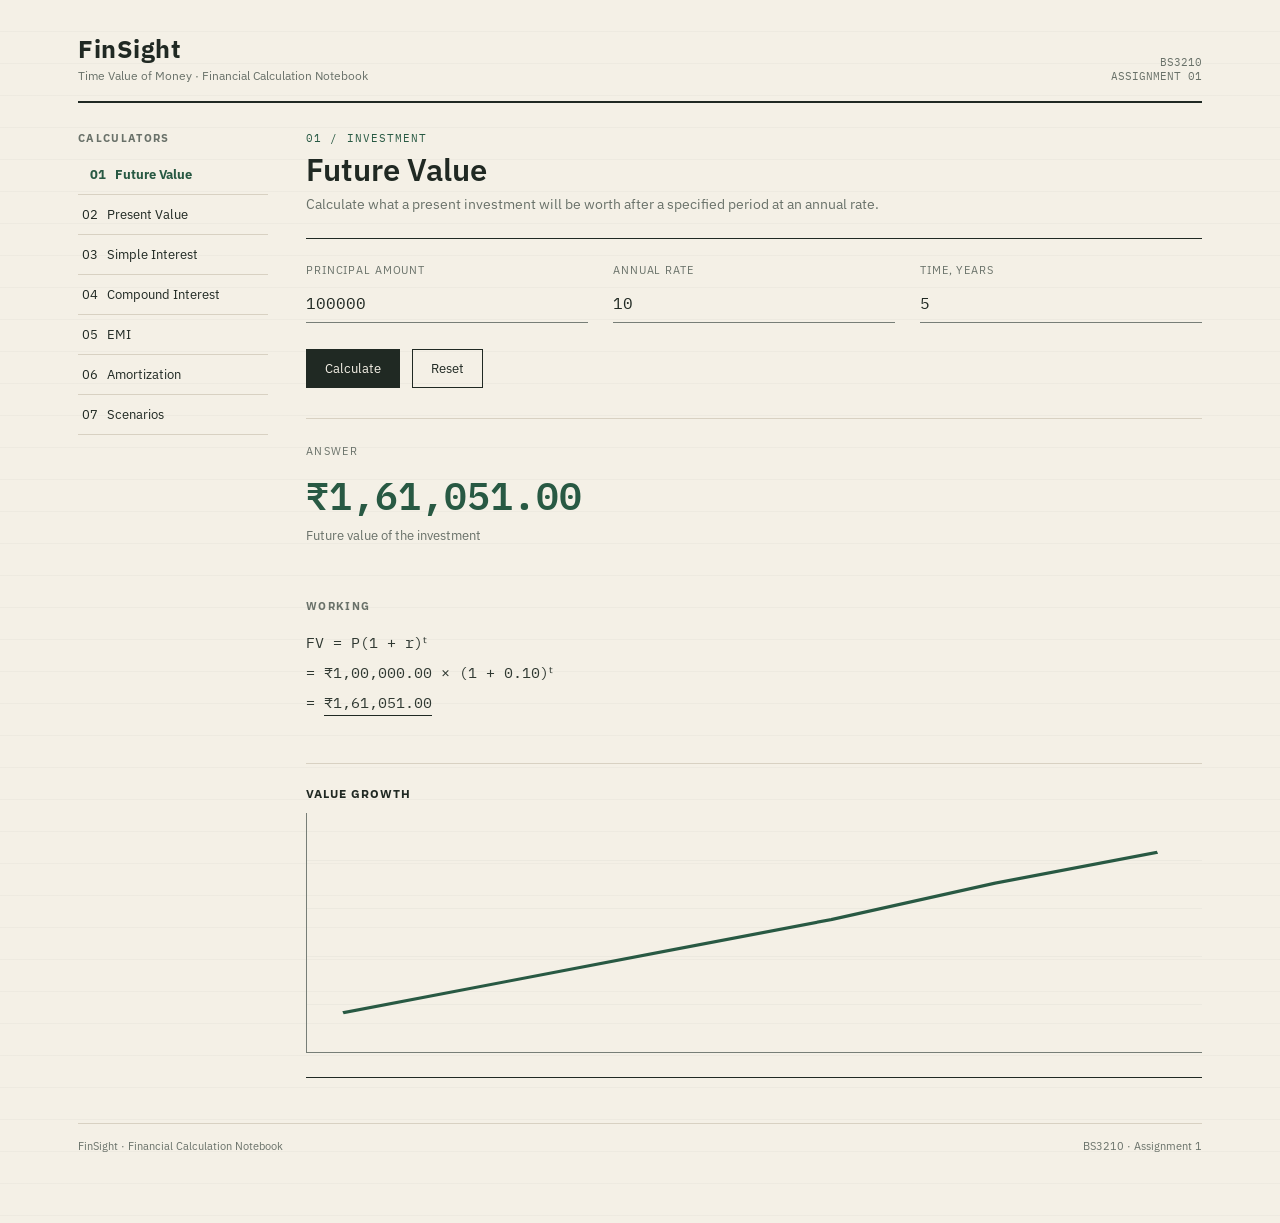
<file: FinSight_Notebook_Example.html>
<!DOCTYPE html>
<html lang="en">
<head>
<meta charset="UTF-8">
<meta name="viewport" content="width=device-width, initial-scale=1.0">
<title>FinSight — Financial Notebook</title>
<style>
@import url('https://fonts.googleapis.com/css2?family=IBM+Plex+Mono:wght@400;500;600&family=IBM+Plex+Sans:wght@400;500;600;700&display=swap');

:root{
  --paper:#f4f0e6;
  --paper-2:#eee9dd;
  --ink:#202923;
  --muted:#697169;
  --rule:#d8d1c2;
  --accent:#285943;
  --accent-soft:#dfe9df;
  --red:#a14d43;
}
*{box-sizing:border-box}
html{scroll-behavior:smooth}
body{
  margin:0;color:var(--ink);
  font-family:"IBM Plex Sans",Arial,sans-serif;
  background:
    repeating-linear-gradient(to bottom,
      transparent 0, transparent 31px,
      rgba(102,112,105,.09) 32px);
  background-color:var(--paper);
}
button,input,select{font:inherit}
button{cursor:pointer}
.page{max-width:1180px;margin:auto;padding:32px 28px 70px}
.topbar{
  display:flex;justify-content:space-between;align-items:end;
  padding-bottom:18px;border-bottom:2px solid var(--ink);
}
.brand{font-size:25px;font-weight:700;letter-spacing:.02em}
.subtitle{font-size:12px;color:var(--muted);margin-top:3px}
.meta{font-family:"IBM Plex Mono";font-size:11px;color:var(--muted);text-align:right}
.layout{display:grid;grid-template-columns:190px 1fr;gap:38px;margin-top:28px}
.nav{position:sticky;top:20px;align-self:start}
.nav-title{font-size:11px;font-weight:700;letter-spacing:.12em;color:var(--muted);margin-bottom:10px}
.nav button{
  display:block;width:100%;text-align:left;border:0;border-bottom:1px solid var(--rule);
  background:transparent;color:var(--ink);padding:11px 4px;font-size:13px;
}
.nav button.active{color:var(--accent);font-weight:700;padding-left:12px}
.content{min-width:0}
.page-title{font-size:31px;font-weight:600;line-height:1.1;margin:0}
.kicker{font-family:"IBM Plex Mono";font-size:11px;color:var(--accent);letter-spacing:.1em;margin-bottom:8px}
.description{color:var(--muted);font-size:14px;max-width:700px;margin:8px 0 25px}
.worksheet{
  border-top:1px solid var(--ink);
  border-bottom:1px solid var(--ink);
  padding:24px 0;
}
.inputs{display:grid;grid-template-columns:repeat(3,1fr);gap:25px}
.field label{display:block;font-size:11px;text-transform:uppercase;letter-spacing:.08em;color:var(--muted);margin-bottom:7px}
.field input,.field select{
  width:100%;border:0;border-bottom:1px solid #777e77;border-radius:0;
  background:transparent;color:var(--ink);padding:9px 0;outline:none;
  font-family:"IBM Plex Mono";font-size:16px;
}
.field input:focus,.field select:focus{border-bottom:2px solid var(--accent)}
.actions{margin:26px 0 10px;display:flex;gap:12px}
.btn{
  border:1px solid var(--ink);background:var(--ink);color:var(--paper);
  padding:10px 18px;font-size:13px;
}
.btn.secondary{background:transparent;color:var(--ink)}
.answer{
  margin-top:30px;padding:25px 0;border-top:1px solid var(--rule);
}
.answer-label{font-size:11px;text-transform:uppercase;letter-spacing:.12em;color:var(--muted)}
.answer-value{
  font-family:"IBM Plex Mono";font-size:38px;font-weight:600;
  margin:7px 0 3px;color:var(--accent);
}
.answer-caption{font-size:13px;color:var(--muted)}
.working{margin-top:30px}
.working-title{font-size:11px;letter-spacing:.12em;color:var(--muted);font-weight:700}
.formula{
  font-family:"IBM Plex Mono";font-size:15px;line-height:2;
  padding:15px 0;color:#303932;
}
.underline{border-bottom:1px solid var(--ink);padding-bottom:3px}
.chart-section{margin-top:30px;padding-top:22px;border-top:1px solid var(--rule)}
.chart-title{font-size:12px;font-weight:700;letter-spacing:.08em;text-transform:uppercase}
.chart{height:240px;margin-top:12px;position:relative;border-bottom:1px solid #777e77;border-left:1px solid #777e77;overflow:hidden}
.chart:before{
  content:"";position:absolute;inset:0;
  background:repeating-linear-gradient(to bottom,transparent 0,transparent 47px,rgba(102,112,105,.10) 48px);
}
.line{
  position:absolute;left:4%;bottom:8%;width:91%;height:78%;
}
.line svg{width:100%;height:100%;overflow:visible}
.summary{display:grid;grid-template-columns:repeat(3,1fr);border-top:1px solid var(--rule);margin-top:24px}
.summary div{padding:14px 12px 14px 0;border-right:1px solid var(--rule)}
.summary div+div{padding-left:15px}
.summary div:last-child{border-right:0}
.summary small{display:block;color:var(--muted);font-size:11px;text-transform:uppercase}
.summary strong{font-family:"IBM Plex Mono";font-size:16px;display:block;margin-top:4px}
.hidden{display:none}
.note{
  margin-top:26px;border-left:2px solid var(--rule);padding-left:14px;
  color:var(--muted);font-size:12px;line-height:1.7;
}
.error{display:none;color:var(--red);font-size:12px;margin-top:10px}
.footer{margin-top:45px;padding-top:15px;border-top:1px solid var(--rule);font-size:11px;color:var(--muted);display:flex;justify-content:space-between}
@media(max-width:800px){
 .layout{grid-template-columns:1fr;gap:20px}.nav{position:static;display:flex;overflow:auto;border-bottom:1px solid var(--rule)}
 .nav-title{display:none}.nav button{min-width:max-content;border-bottom:0;padding:10px 12px}
 .nav button.active{padding-left:12px;border-bottom:2px solid var(--accent)}
 .inputs{grid-template-columns:1fr}.summary{grid-template-columns:1fr}.summary div{border-right:0;border-bottom:1px solid var(--rule)}
 .summary div+div{padding-left:0}.answer-value{font-size:31px}.topbar{align-items:start}
}
</style>
</head>
<body>
<div class="page">
<header class="topbar">
  <div>
    <div class="brand">FinSight</div>
    <div class="subtitle">Time Value of Money · Financial Calculation Notebook</div>
  </div>
  <div class="meta">BS3210<br>ASSIGNMENT 01</div>
</header>

<div class="layout">
<aside class="nav">
  <div class="nav-title">CALCULATORS</div>
  <button class="active" data-page="fv">01 &nbsp; Future Value</button>
  <button data-page="pv">02 &nbsp; Present Value</button>
  <button data-page="si">03 &nbsp; Simple Interest</button>
  <button data-page="ci">04 &nbsp; Compound Interest</button>
  <button data-page="emi">05 &nbsp; EMI</button>
  <button data-page="amort">06 &nbsp; Amortization</button>
  <button data-page="scenario">07 &nbsp; Scenarios</button>
</aside>

<main class="content">

<section id="fv" class="screen">
  <div class="kicker">01 / INVESTMENT</div>
  <h1 class="page-title">Future Value</h1>
  <p class="description">Calculate what a present investment will be worth after a specified period at an annual rate.</p>
  <div class="worksheet">
    <div class="inputs">
      <div class="field"><label>Principal Amount</label><input id="fvP" type="number" value="100000"></div>
      <div class="field"><label>Annual Rate</label><input id="fvR" type="number" value="10" step=".01"></div>
      <div class="field"><label>Time, Years</label><input id="fvT" type="number" value="5" step=".1"></div>
    </div>
    <div class="actions"><button class="btn" onclick="fv()">Calculate</button><button class="btn secondary" onclick="resetFV()">Reset</button></div>
    <div id="fvErr" class="error"></div>
    <div class="answer"><div class="answer-label">Answer</div><div class="answer-value" id="fvOut">₹1,61,051.00</div><div class="answer-caption">Future value of the investment</div></div>
    <div class="working"><div class="working-title">WORKING</div><div class="formula" id="fvWork">FV = P(1 + r)ᵗ<br>= ₹1,00,000 × (1 + 0.10)⁵<br>= <span class="underline">₹1,61,051.00</span></div></div>
    <div class="chart-section"><div class="chart-title">Value Growth</div><div class="chart"><div class="line"><svg viewBox="0 0 500 180" preserveAspectRatio="none"><polyline id="fvLine" points="0,160 100,130 200,100 300,70 400,35 500,5" fill="none" stroke="#285943" stroke-width="3"/></svg></div></div></div>
  </div>
</section>

<section id="pv" class="screen hidden">
  <div class="kicker">02 / DISCOUNTING</div><h1 class="page-title">Present Value</h1>
  <p class="description">Find the value today of a future amount using a discount rate.</p>
  <div class="worksheet"><div class="inputs">
    <div class="field"><label>Future Value</label><input id="pvF" type="number" value="161051"></div>
    <div class="field"><label>Discount Rate</label><input id="pvR" type="number" value="10" step=".01"></div>
    <div class="field"><label>Time, Years</label><input id="pvT" type="number" value="5" step=".1"></div>
  </div><div class="actions"><button class="btn" onclick="pv()">Calculate</button></div>
  <div class="answer"><div class="answer-label">Answer</div><div class="answer-value" id="pvOut">₹1,00,000.00</div><div class="answer-caption">Present value today</div></div>
  <div class="working"><div class="working-title">WORKING</div><div class="formula" id="pvWork">PV = FV / (1 + r)ᵗ</div></div></div>
</section>

<section id="si" class="screen hidden">
  <div class="kicker">03 / INTEREST</div><h1 class="page-title">Simple Interest</h1>
  <p class="description">Calculate interest earned on the original principal without compounding.</p>
  <div class="worksheet"><div class="inputs">
    <div class="field"><label>Principal</label><input id="siP" type="number" value="100000"></div>
    <div class="field"><label>Interest Rate</label><input id="siR" type="number" value="8" step=".01"></div>
    <div class="field"><label>Time, Years</label><input id="siT" type="number" value="3" step=".1"></div>
  </div><div class="actions"><button class="btn" onclick="si()">Calculate</button></div>
  <div class="answer"><div class="answer-label">Interest Earned</div><div class="answer-value" id="siI">₹24,000.00</div><div class="answer-caption">Maturity value: <span id="siM">₹1,24,000.00</span></div></div>
  <div class="working"><div class="working-title">WORKING</div><div class="formula">SI = P × r × t<br>= ₹1,00,000 × 0.08 × 3<br>= <span class="underline">₹24,000.00</span></div></div></div>
</section>

<section id="ci" class="screen hidden">
  <div class="kicker">04 / COMPOUNDING</div><h1 class="page-title">Compound Interest</h1>
  <p class="description">See how interest grows when earnings are added back to the principal.</p>
  <div class="worksheet"><div class="inputs">
    <div class="field"><label>Principal</label><input id="ciP" type="number" value="100000"></div>
    <div class="field"><label>Annual Rate</label><input id="ciR" type="number" value="10" step=".01"></div>
    <div class="field"><label>Time, Years</label><input id="ciT" type="number" value="5" step=".1"></div>
    <div class="field"><label>Compounding</label><select id="ciN"><option value="1">Annually</option><option value="2">Half-yearly</option><option value="4" selected>Quarterly</option><option value="12">Monthly</option></select></div>
  </div><div class="actions"><button class="btn" onclick="ci()">Calculate</button></div>
  <div class="answer"><div class="answer-label">Compound Interest</div><div class="answer-value" id="ciI">₹64,361.82</div><div class="answer-caption">Maturity value: <span id="ciM">₹1,64,361.82</span></div></div>
  <div class="working"><div class="working-title">WORKING</div><div class="formula" id="ciWork">A = P(1 + r/n)ⁿᵗ</div></div>
  <div class="chart-section"><div class="chart-title">Growth over time</div><div class="chart"><div class="line"><svg viewBox="0 0 500 180" preserveAspectRatio="none"><polyline points="0,165 80,145 160,120 250,95 350,55 500,8" fill="none" stroke="#285943" stroke-width="3"/></svg></div></div></div></div>
</section>

<section id="emi" class="screen hidden">
  <div class="kicker">05 / LOAN</div><h1 class="page-title">EMI Calculator</h1>
  <p class="description">Calculate the fixed monthly payment for a reducing-balance loan.</p>
  <div class="worksheet"><div class="inputs">
    <div class="field"><label>Loan Amount</label><input id="eP" type="number" value="1000000"></div>
    <div class="field"><label>Annual Rate</label><input id="eR" type="number" value="10" step=".01"></div>
    <div class="field"><label>Tenure, Years</label><input id="eT" type="number" value="5" step=".1"></div>
  </div><div class="actions"><button class="btn" onclick="emi()">Calculate EMI</button></div>
  <div class="answer"><div class="answer-label">Monthly EMI</div><div class="answer-value" id="eOut">₹21,247.04</div><div class="answer-caption">60 monthly payments</div></div>
  <div class="summary"><div><small>Total Payment</small><strong id="eTotal">₹12,74,822.36</strong></div><div><small>Total Interest</small><strong id="eInterest">₹2,74,822.36</strong></div><div><small>Principal</small><strong id="ePrincipal">₹10,00,000.00</strong></div></div>
  <div class="working"><div class="working-title">WORKING</div><div class="formula">Monthly rate = annual rate / 12<br>Number of payments = tenure × 12<br><br>EMI = P × r × (1+r)ⁿ / ((1+r)ⁿ − 1)</div></div>
  <div class="note">The EMI is calculated using a standard reducing-balance loan formula. Use the amortization section to inspect each payment.</div>
  </div>
</section>

<section id="amort" class="screen hidden">
  <div class="kicker">06 / REPAYMENT</div><h1 class="page-title">Loan Amortization</h1>
  <p class="description">Generate the complete month-by-month repayment ledger for a loan.</p>
  <div class="worksheet"><div class="inputs">
    <div class="field"><label>Loan Amount</label><input id="aP" type="number" value="1000000"></div>
    <div class="field"><label>Annual Rate</label><input id="aR" type="number" value="10"></div>
    <div class="field"><label>Tenure, Years</label><input id="aT" type="number" value="5"></div>
  </div><div class="actions"><button class="btn" onclick="amort()">Generate Ledger</button></div>
  <div class="summary"><div><small>Monthly EMI</small><strong id="aEmi">₹21,247.04</strong></div><div><small>Total Interest</small><strong id="aInt">₹2,74,822.36</strong></div><div><small>Payments</small><strong id="aMonths">60</strong></div></div>
  <div class="chart-section"><div class="chart-title">Outstanding Balance</div><div class="chart"><div class="line"><svg viewBox="0 0 500 180" preserveAspectRatio="none"><polyline points="0,10 80,35 160,65 250,100 350,135 500,172" fill="none" stroke="#285943" stroke-width="3"/></svg></div></div></div>
  <div style="overflow:auto;margin-top:24px"><table id="amortTable" style="width:100%;border-collapse:collapse;font-family:'IBM Plex Mono';font-size:11px"><thead><tr><th style="text-align:left;border-bottom:1px solid #777e77;padding:9px">Month</th><th style="text-align:right;border-bottom:1px solid #777e77;padding:9px">Opening</th><th style="text-align:right;border-bottom:1px solid #777e77;padding:9px">Interest</th><th style="text-align:right;border-bottom:1px solid #777e77;padding:9px">Principal</th><th style="text-align:right;border-bottom:1px solid #777e77;padding:9px">EMI</th><th style="text-align:right;border-bottom:1px solid #777e77;padding:9px">Closing</th></tr></thead><tbody></tbody></table></div>
  </div>
</section>

<section id="scenario" class="screen hidden">
  <div class="kicker">07 / COMPARISON</div><h1 class="page-title">Scenario Analysis</h1>
  <p class="description">Compare the same loan at four interest rates required for the assignment.</p>
  <div class="worksheet"><div class="inputs">
    <div class="field"><label>Loan Amount</label><input id="sP" type="number" value="1000000"></div>
    <div class="field"><label>Tenure, Years</label><input id="sT" type="number" value="5"></div>
  </div><div class="actions"><button class="btn" onclick="scenario()">Compare</button></div>
  <div id="scenarioOut"></div>
  <div class="chart-section"><div class="chart-title">Total Interest by Rate</div><div id="bars" style="margin-top:18px"></div></div>
  </div>
</section>

</main>
</div>
<footer class="footer"><span>FinSight · Financial Calculation Notebook</span><span>BS3210 · Assignment 1</span></footer>
</div>

<script>
const money=n=>new Intl.NumberFormat('en-IN',{style:'currency',currency:'INR',maximumFractionDigits:2}).format(n);
function v(id){return parseFloat(document.getElementById(id).value)}
function set(id,x){document.getElementById(id).textContent=x}
function openPage(id){document.querySelectorAll('.screen').forEach(x=>x.classList.add('hidden'));document.getElementById(id).classList.remove('hidden');document.querySelectorAll('.nav button').forEach(x=>x.classList.toggle('active',x.dataset.page===id))}
document.querySelectorAll('.nav button').forEach(b=>b.onclick=()=>openPage(b.dataset.page));
function fv(){let P=v('fvP'),r=v('fvR')/100,t=v('fvT'),A=P*Math.pow(1+r,t);set('fvOut',money(A));document.getElementById('fvWork').innerHTML=`FV = P(1 + r)ᵗ<br>= ${money(P)} × (1 + ${r.toFixed(2)})ᵗ<br>= <span class="underline">${money(A)}</span>`}
function resetFV(){document.getElementById('fvP').value=100000;document.getElementById('fvR').value=10;document.getElementById('fvT').value=5;fv()}
function pv(){let F=v('pvF'),r=v('pvR')/100,t=v('pvT'),P=F/Math.pow(1+r,t);set('pvOut',money(P));document.getElementById('pvWork').innerHTML=`PV = FV / (1 + r)ᵗ<br>= ${money(F)} / (1 + ${r.toFixed(2)})ᵗ<br>= <span class="underline">${money(P)}</span>`}
function si(){let P=v('siP'),I=P*v('siR')/100*v('siT');set('siI',money(I));set('siM',money(P+I))}
function ci(){let P=v('ciP'),r=v('ciR')/100,t=v('ciT'),n=v('ciN'),A=P*Math.pow(1+r/n,n*t);set('ciI',money(A-P));set('ciM',money(A));document.getElementById('ciWork').innerHTML=`A = P(1 + r/n)ⁿᵗ<br>= ${money(P)} × (1 + ${r.toFixed(4)}/${n})^(${n} × ${t})<br>= <span class="underline">${money(A)}</span>`}
function calcEmi(P,R,T){let n=Math.round(T*12),r=R/12/100;if(r===0)return {e:P/n,n};let e=P*r*Math.pow(1+r,n)/(Math.pow(1+r,n)-1);return {e,n}}
function emi(){let P=v('eP'),R=v('eR'),T=v('eT'),x=calcEmi(P,R,T),total=x.e*x.n;set('eOut',money(x.e));set('eTotal',money(total));set('eInterest',money(total-P));set('ePrincipal',money(P))}
function amort(){
 let P=v('aP'),R=v('aR'),T=v('aT'),x=calcEmi(P,R,T),bal=P,r=R/12/100,interestTotal=0,body='';
 for(let m=1;m<=x.n;m++){let interest=bal*r,principal=x.e-interest,pay=x.e;if(m===x.n){principal=bal;pay=principal+interest}let close=Math.max(0,bal-principal);interestTotal+=interest;body+=`<tr><td style="padding:8px">${m}</td><td style="padding:8px;text-align:right">${money(bal)}</td><td style="padding:8px;text-align:right">${money(interest)}</td><td style="padding:8px;text-align:right">${money(principal)}</td><td style="padding:8px;text-align:right">${money(pay)}</td><td style="padding:8px;text-align:right">${money(close)}</td></tr>`;bal=close}
 set('aEmi',money(x.e));set('aInt',money(interestTotal));set('aMonths',x.n);document.querySelector('#amortTable tbody').innerHTML=body;
}
function scenario(){let P=v('sP'),T=v('sT'),rates=[8,10,12,15],html='<div class="summary">';rates.forEach(r=>{let x=calcEmi(P,r,T),total=x.e*x.n;html+=`<div><small>${r}% Rate</small><strong>${money(x.e)}</strong><small style="margin-top:5px">Interest ${money(total-P)}</small></div>`});html+='</div>';set('scenarioOut',html);
 let max=0,data=[];rates.forEach(r=>{let x=calcEmi(P,r,T);data.push([r,x.e*x.n-P]);max=Math.max(max,x.e*x.n-P)});
 document.getElementById('bars').innerHTML=data.map(d=>`<div style="display:grid;grid-template-columns:45px 1fr 105px;gap:10px;align-items:center;margin:11px 0;font-family:'IBM Plex Mono';font-size:12px"><span>${d[0]}%</span><div style="height:18px;background:#ded9cd"><div style="height:18px;width:${d[1]/max*100}%;background:#285943"></div></div><span style="text-align:right">${money(d[1])}</span></div>`).join('')
}
fv();pv();si();ci();emi();amort();scenario();
</script>
</body>
</html>
</file>
<file: css/notebook.css>
@import url('https://fonts.googleapis.com/css2?family=IBM+Plex+Mono:wght@400;500;600&family=IBM+Plex+Sans:wght@400;500;600;700&display=swap');

:root {
  --paper: #F4F0E6;
  --paper-2: #EEE9DD;
  --ink: #202923;
  --muted: #697169;
  --rule: #D8D1C2;
  --accent: #285943;
  --accent-soft: #dfe9df;
  --red: #A14D43;
}

[data-theme="dark"] {
  --paper: #171A18;
  --paper-2: #202421;
  --ink: #E6E2D8;
  --muted: #A3A8A4;
  --rule: #363C38;
  --accent: #6C9A84;
  --accent-soft: #2D3E35;
  --red: #C56F65;
}

* { box-sizing: border-box; }
html { scroll-behavior: smooth; }
body {
  margin: 0;
  color: var(--ink);
  font-family: "IBM Plex Sans", Arial, sans-serif;
  background: repeating-linear-gradient(to bottom, transparent 0, transparent 31px, var(--rule) 32px);
  background-color: var(--paper);
}

button, input, select { font: inherit; }
button { cursor: pointer; }

/* Intro Screen */
.intro-screen {
  height: 100vh;
  display: flex;
  flex-direction: column;
  justify-content: center;
  align-items: center;
  text-align: center;
  background-color: var(--paper);
  position: relative;
  z-index: 100;
}
.intro-brand {
  font-family: "IBM Plex Mono";
  font-weight: 600;
  letter-spacing: 0.1em;
  font-size: 14px;
  color: var(--accent);
  margin-bottom: 2rem;
}
.intro-title {
  font-size: 48px;
  font-weight: 700;
  line-height: 1.1;
  margin: 0 0 2rem;
}
.intro-desc {
  font-size: 16px;
  color: var(--muted);
  max-width: 300px;
  line-height: 1.5;
  margin: 0 0 4rem;
}
.scroll-indicator {
  font-size: 11px;
  text-transform: uppercase;
  letter-spacing: 0.1em;
  color: var(--muted);
  animation: bounce 2s infinite;
}
@keyframes bounce {
  0%, 20%, 50%, 80%, 100% { transform: translateY(0); }
  40% { transform: translateY(-10px); }
  60% { transform: translateY(-5px); }
}

.page {
  max-width: 1000px;
  margin: auto;
  padding: 32px 28px 70px;
  background-color: var(--paper);
  min-height: 100vh;
}

.topbar {
  display: flex;
  justify-content: space-between;
  align-items: end;
  padding-bottom: 18px;
  border-bottom: 2px solid var(--ink);
  margin-bottom: 40px;
}
.brand { font-size: 25px; font-weight: 700; letter-spacing: .02em; }
.subtitle { font-size: 12px; color: var(--muted); margin-top: 3px; }
.meta { font-family: "IBM Plex Mono"; font-size: 11px; color: var(--muted); text-align: right; }

.primary-nav {
  margin-bottom: 40px;
  padding-bottom: 30px;
  border-bottom: 1px solid var(--rule);
}
.primary-nav h2 {
  font-size: 14px;
  font-weight: 600;
  text-transform: uppercase;
  letter-spacing: 0.05em;
  color: var(--muted);
  margin: 0 0 10px 0;
}
.calc-selector {
  width: 100%;
  max-width: 400px;
  padding: 12px 10px;
  font-size: 16px;
  border: 1px solid var(--ink);
  background: var(--paper-2);
  color: var(--ink);
  font-family: "IBM Plex Sans";
  font-weight: 500;
}

.screen { display: none; }
.screen.active { display: block; animation: fadeIn 0.3s ease; }
@keyframes fadeIn { from { opacity: 0; } to { opacity: 1; } }

.page-title { font-size: 31px; font-weight: 600; line-height: 1.1; margin: 0; }
.kicker { font-family: "IBM Plex Mono"; font-size: 11px; color: var(--accent); letter-spacing: .1em; margin-bottom: 8px; }
.description { color: var(--muted); font-size: 14px; max-width: 700px; margin: 8px 0 25px; }

.worksheet {
  border-top: 1px solid var(--ink);
  border-bottom: 1px solid var(--ink);
  padding: 24px 0;
}
.inputs { display: grid; grid-template-columns: repeat(auto-fit, minmax(200px, 1fr)); gap: 25px; }
.field label { display: block; font-size: 11px; text-transform: uppercase; letter-spacing: .08em; color: var(--muted); margin-bottom: 7px; }
.field input, .field select {
  width: 100%; border: 0; border-bottom: 1px solid var(--muted); border-radius: 0;
  background: transparent; color: var(--ink); padding: 9px 0; outline: none;
  font-family: "IBM Plex Mono"; font-size: 16px;
}
.field input:focus, .field select:focus { border-bottom: 2px solid var(--accent); }

.presets {
  margin: 15px 0 25px;
  display: flex;
  gap: 10px;
  flex-wrap: wrap;
}
.presets button {
  background: var(--paper-2);
  border: 1px solid var(--rule);
  color: var(--ink);
  padding: 5px 10px;
  font-size: 11px;
  font-family: "IBM Plex Mono";
}
.presets button:hover { border-color: var(--accent); }

.actions { margin: 26px 0 10px; display: flex; gap: 12px; }
.btn { border: 1px solid var(--ink); background: var(--ink); color: var(--paper); padding: 10px 18px; font-size: 13px; font-weight: 500;}
.btn.secondary { background: transparent; color: var(--ink); }

.answer { margin-top: 30px; padding: 25px 0; border-top: 1px solid var(--rule); }
.answer-label { font-size: 11px; text-transform: uppercase; letter-spacing: .12em; color: var(--muted); }
.answer-value { font-family: "IBM Plex Mono"; font-size: 38px; font-weight: 600; margin: 7px 0 3px; color: var(--accent); }
.answer-caption { font-size: 13px; color: var(--muted); }

.working { margin-top: 30px; }
.working-title { font-size: 11px; letter-spacing: .12em; color: var(--muted); font-weight: 700; }
.formula { font-family: "IBM Plex Mono"; font-size: 15px; line-height: 2; padding: 15px 0; color: var(--ink); }
.underline { border-bottom: 1px solid var(--ink); padding-bottom: 3px; }

.chart-section { margin-top: 30px; padding-top: 22px; border-top: 1px solid var(--rule); }
.chart-title { font-size: 12px; font-weight: 700; letter-spacing: .08em; text-transform: uppercase; }
.chart { height: 240px; margin-top: 12px; position: relative; border-bottom: 1px solid var(--rule); border-left: 1px solid var(--rule); overflow: hidden; background: var(--paper); }
.chart svg { width: 100%; height: 100%; display: block; }

.summary { display: grid; grid-template-columns: repeat(auto-fit, minmax(150px, 1fr)); border-top: 1px solid var(--rule); margin-top: 24px; gap: 15px; }
.summary div { padding: 14px 12px 14px 0; border-right: 1px solid var(--rule); }
.summary div:last-child { border-right: 0; }
.summary small { display: block; color: var(--muted); font-size: 11px; text-transform: uppercase; }
.summary strong { font-family: "IBM Plex Mono"; font-size: 16px; display: block; margin-top: 4px; }

.note { margin-top: 26px; border-left: 2px solid var(--rule); padding-left: 14px; color: var(--muted); font-size: 12px; line-height: 1.7; }
.error { display: none; color: var(--red); font-size: 12px; margin-top: 10px; font-weight: 500; }

.history-section {
  margin-top: 40px;
  padding-top: 20px;
  border-top: 1px solid var(--rule);
}
.history-item {
  display: flex;
  justify-content: space-between;
  padding: 10px 0;
  border-bottom: 1px solid var(--rule);
  font-family: "IBM Plex Mono";
  font-size: 13px;
}

.footer { margin-top: 45px; padding-top: 15px; border-top: 1px solid var(--rule); font-size: 11px; color: var(--muted); display: flex; justify-content: space-between; }

@media(max-width: 800px) {
  .inputs { grid-template-columns: 1fr; }
  .summary div { border-right: 0; border-bottom: 1px solid var(--rule); padding-left: 0; }
  .answer-value { font-size: 31px; }
  .topbar { flex-direction: column; align-items: start; gap: 10px;}
}
</file>
